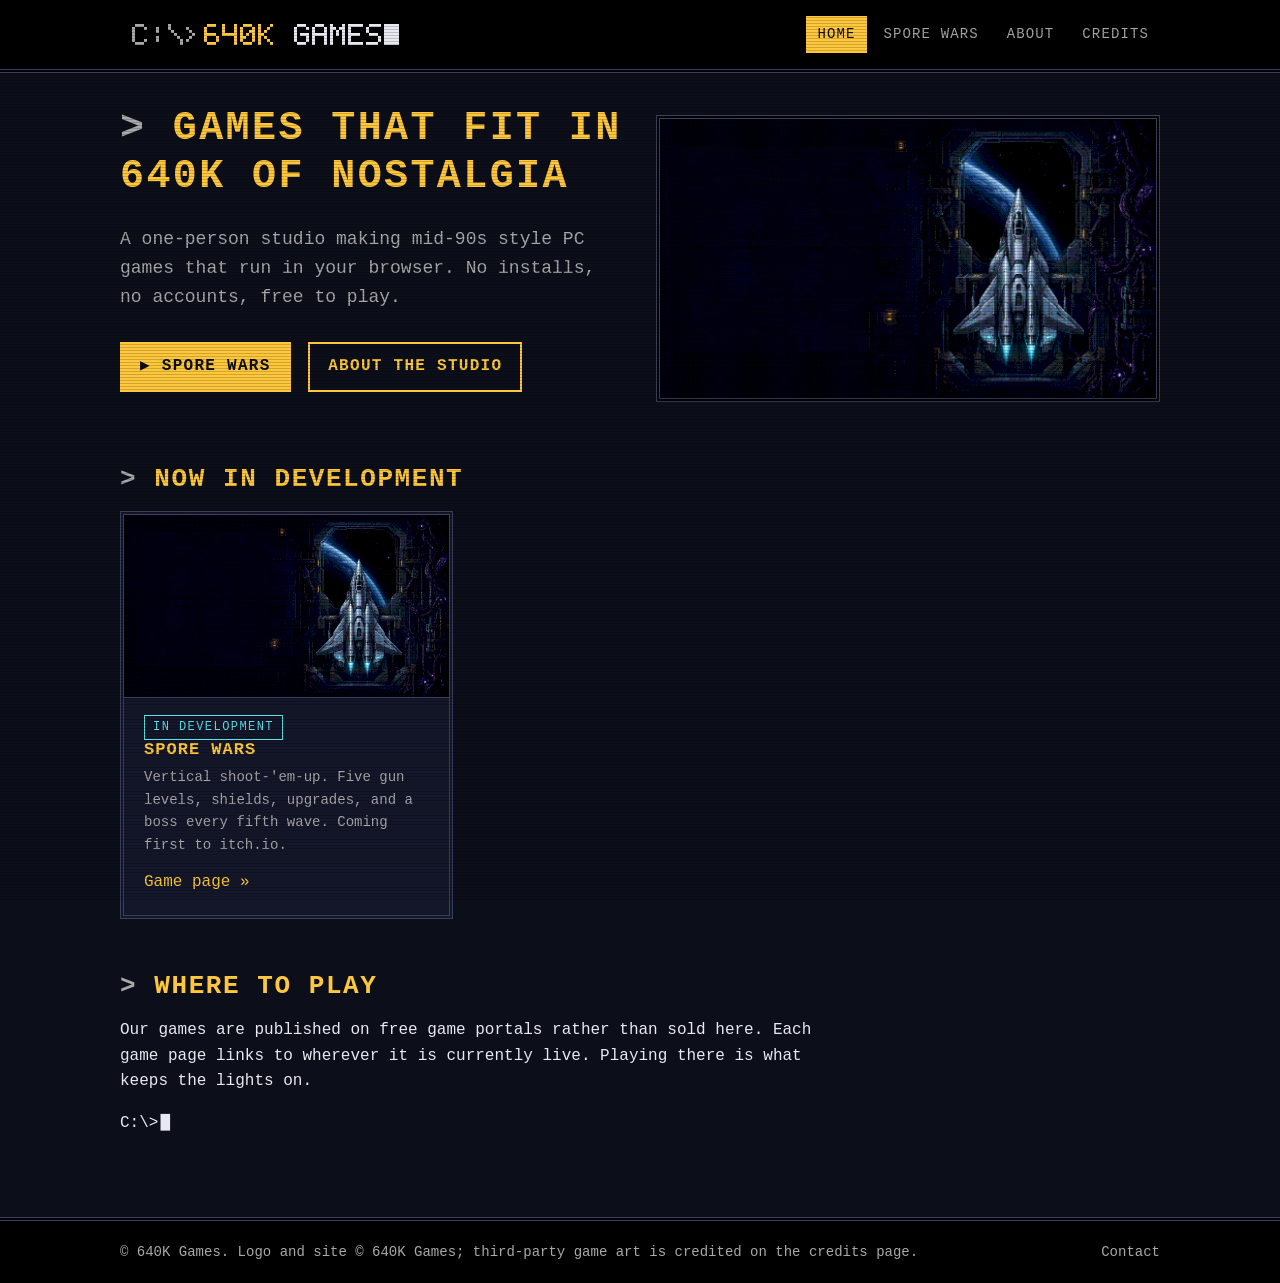
<file: index.html>
<!DOCTYPE html>
<html lang="en">
<head>
<meta charset="utf-8">
<meta name="viewport" content="width=device-width, initial-scale=1">
<title>640K Games — retro PC shoot-'em-ups, playable in your browser</title>
<meta name="description" content="640K Games is a one-person studio making mid-90s style PC games that run in the browser. First up: Spore Wars, a vertical shoot-'em-up.">
<meta name="theme-color" content="#0c0e1a">
<link rel="icon" href="assets/logo/640k-icon@2x.png" sizes="64x64" type="image/png">
<link rel="icon" href="assets/logo/640k-icon.svg" type="image/svg+xml">
<link rel="apple-touch-icon" href="assets/logo/640k-icon@8x.png">
<link rel="stylesheet" href="css/style.css">
</head>
<body>

<header class="site-header">
  <div class="inner">
    <a class="logo" href="./" aria-label="640K Games home">
      <img src="assets/logo/640k-prompt-animated.svg" width="291" height="45" alt="C:\&gt;640K GAMES_">
    </a>
    <nav class="site-nav" aria-label="Site">
      <a href="./" aria-current="page">Home</a>
      <a href="games/spore-wars.html">Spore Wars</a>
      <a href="about.html">About</a>
      <a href="credits.html">Credits</a>
    </nav>
  </div>
</header>

<main>
  <section class="hero">
    <div>
      <h1>Games that fit in 640K of nostalgia</h1>
      <p class="tagline">A one-person studio making mid-90s style PC games that run in your browser. No installs, no accounts, free to play.</p>
      <p>
        <a class="btn" href="games/spore-wars.html">&#9654; Spore Wars</a>
        <a class="btn ghost" href="about.html">About the studio</a>
      </p>
    </div>
    <figure>
      <img src="assets/spore-wars/hangar-half.png" width="480" height="270" alt="A silver starfighter parked in a hangar bay, a blue planet behind it" loading="eager">
    </figure>
  </section>

  <h2>Now in development</h2>
  <div class="games">
    <article class="card">
      <a href="games/spore-wars.html"><img src="assets/spore-wars/hangar-half.png" width="480" height="270" alt="" loading="lazy"></a>
      <div class="body">
        <span class="badge">In development</span>
        <h3><a href="games/spore-wars.html">Spore Wars</a></h3>
        <p class="small muted">Vertical shoot-'em-up. Five gun levels, shields, upgrades, and a boss every fifth wave. Coming first to itch.io.</p>
        <a href="games/spore-wars.html">Game page &raquo;</a>
      </div>
    </article>
  </div>

  <h2>Where to play</h2>
  <p class="prose">Our games are published on free game portals rather than sold here. Each game page links to wherever it is currently live. Playing there is what keeps the lights on.</p>

  <p class="prose cursor">C:\&gt;</p>
</main>

<footer class="site-footer">
  <div class="inner">
    <span>&copy; 640K Games. Logo and site &copy; 640K Games; third-party game art is credited on the <a href="credits.html">credits page</a>.</span>
    <a href="mailto:batwings1471@gmail.com">Contact</a>
  </div>
</footer>

</body>
</html>
</file>
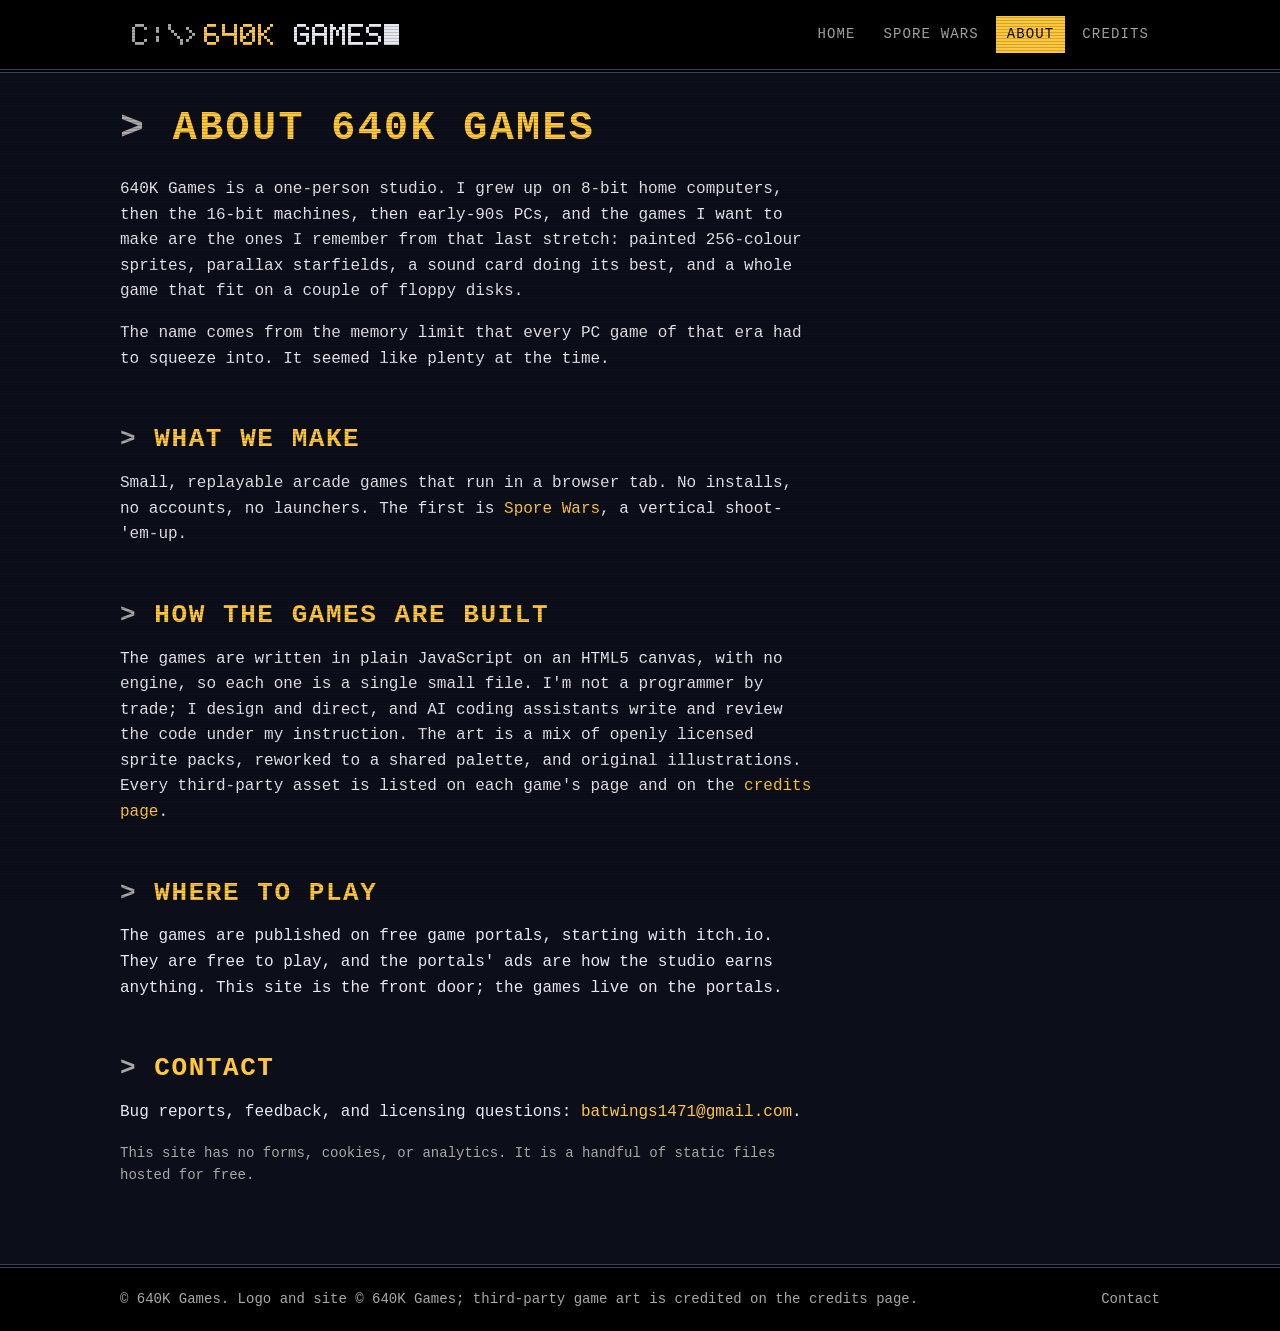
<file: about.html>
<!DOCTYPE html>
<html lang="en">
<head>
<meta charset="utf-8">
<meta name="viewport" content="width=device-width, initial-scale=1">
<title>About — 640K Games</title>
<meta name="description" content="640K Games is a one-person studio making mid-90s style PC games for the browser. Who we are, what we make, and how to get in touch.">
<meta name="theme-color" content="#0c0e1a">
<link rel="icon" href="assets/logo/640k-icon@2x.png" sizes="64x64" type="image/png">
<link rel="icon" href="assets/logo/640k-icon.svg" type="image/svg+xml">
<link rel="apple-touch-icon" href="assets/logo/640k-icon@8x.png">
<link rel="stylesheet" href="css/style.css">
</head>
<body>

<header class="site-header">
  <div class="inner">
    <a class="logo" href="./" aria-label="640K Games home">
      <img src="assets/logo/640k-prompt-animated.svg" width="291" height="45" alt="C:\&gt;640K GAMES_">
    </a>
    <nav class="site-nav" aria-label="Site">
      <a href="./">Home</a>
      <a href="games/spore-wars.html">Spore Wars</a>
      <a href="about.html" aria-current="page">About</a>
      <a href="credits.html">Credits</a>
    </nav>
  </div>
</header>

<main>
  <h1>About 640K Games</h1>

  <div class="prose">
    <p>640K Games is a one-person studio. I grew up on 8-bit home computers, then the 16-bit machines, then early-90s PCs, and the games I want to make are the ones I remember from that last stretch: painted 256-colour sprites, parallax starfields, a sound card doing its best, and a whole game that fit on a couple of floppy disks.</p>

    <p>The name comes from the memory limit that every PC game of that era had to squeeze into. It seemed like plenty at the time.</p>

    <h2>What we make</h2>
    <p>Small, replayable arcade games that run in a browser tab. No installs, no accounts, no launchers. The first is <a href="games/spore-wars.html">Spore Wars</a>, a vertical shoot-'em-up.</p>

    <h2>How the games are built</h2>
    <p>The games are written in plain JavaScript on an HTML5 canvas, with no engine, so each one is a single small file. I'm not a programmer by trade; I design and direct, and AI coding assistants write and review the code under my instruction. The art is a mix of openly licensed sprite packs, reworked to a shared palette, and original illustrations. Every third-party asset is listed on each game's page and on the <a href="credits.html">credits page</a>.</p>

    <h2>Where to play</h2>
    <p>The games are published on free game portals, starting with itch.io. They are free to play, and the portals' ads are how the studio earns anything. This site is the front door; the games live on the portals.</p>

    <h2>Contact</h2>
    <p>Bug reports, feedback, and licensing questions: <a href="mailto:batwings1471@gmail.com">batwings1471@gmail.com</a>.</p>
    <p class="small muted">This site has no forms, cookies, or analytics. It is a handful of static files hosted for free.</p>
  </div>
</main>

<footer class="site-footer">
  <div class="inner">
    <span>&copy; 640K Games. Logo and site &copy; 640K Games; third-party game art is credited on the <a href="credits.html">credits page</a>.</span>
    <a href="mailto:batwings1471@gmail.com">Contact</a>
  </div>
</footer>

</body>
</html>
</file>
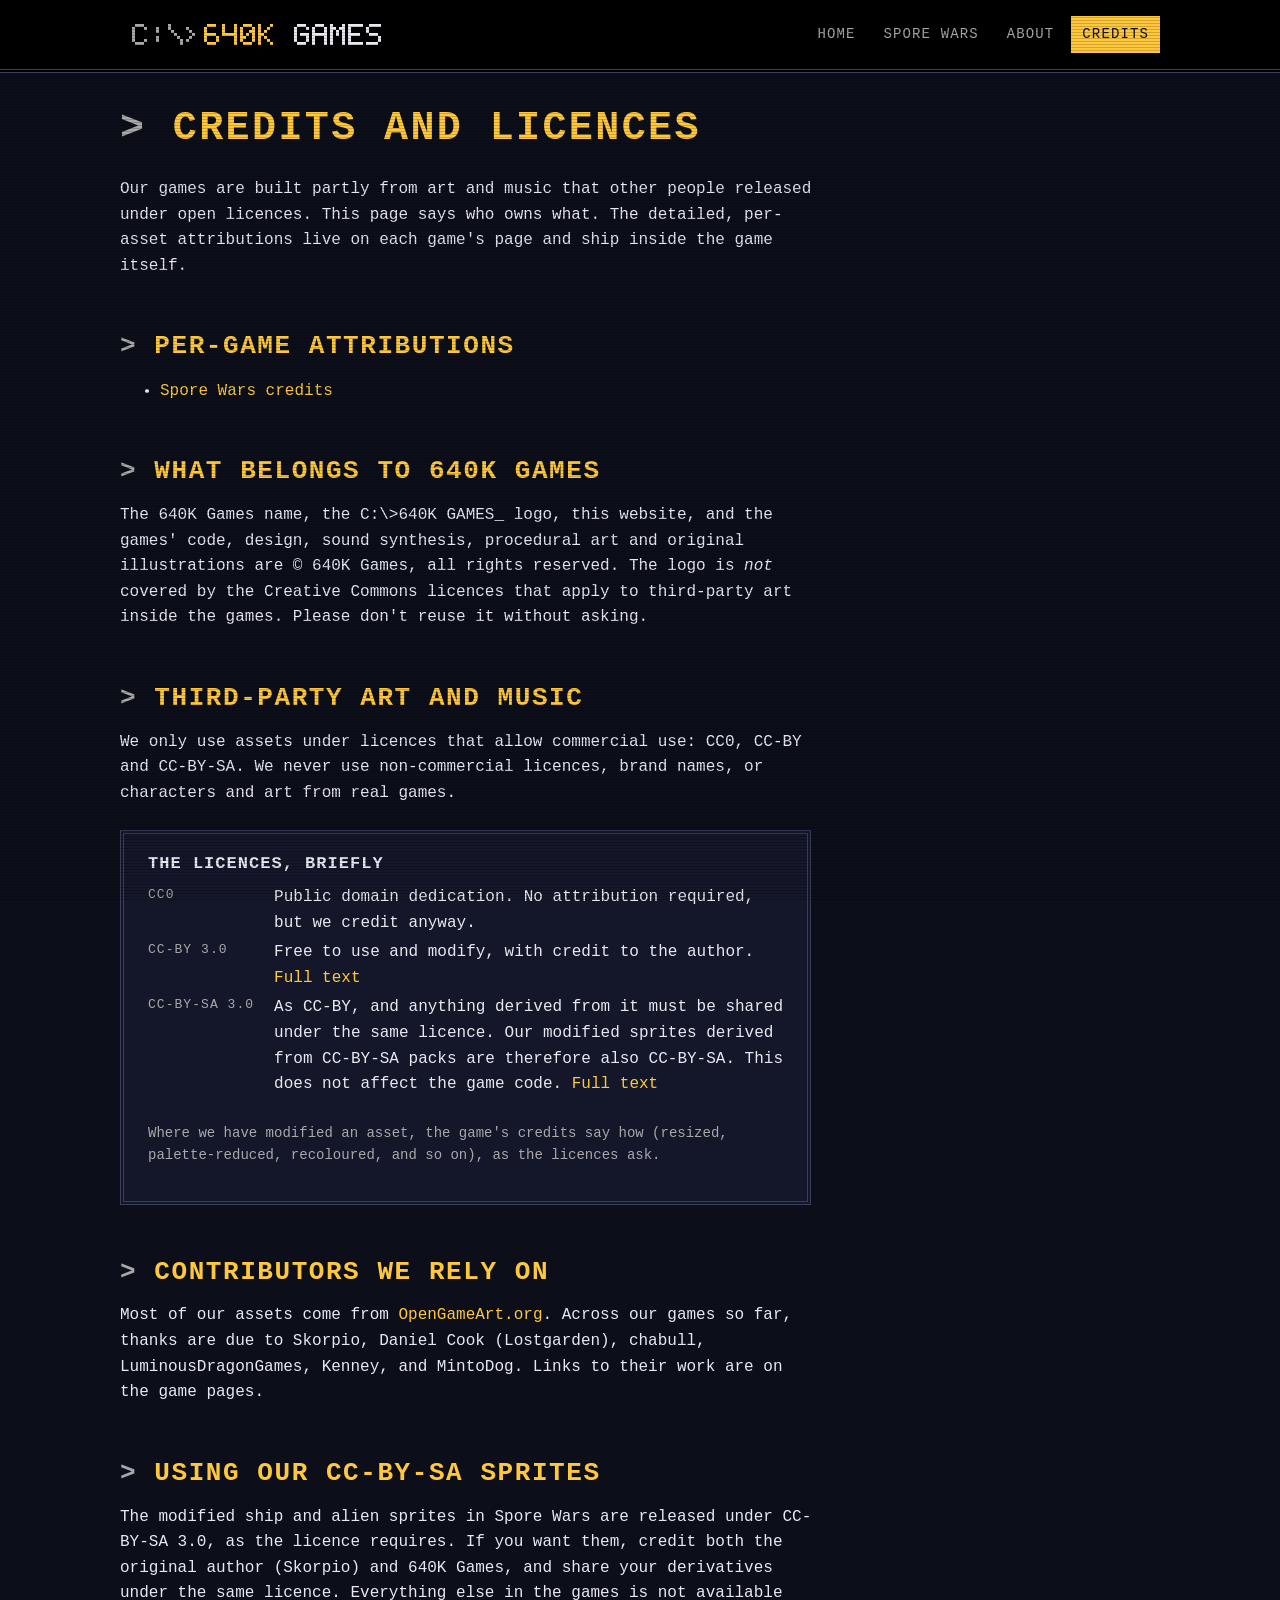
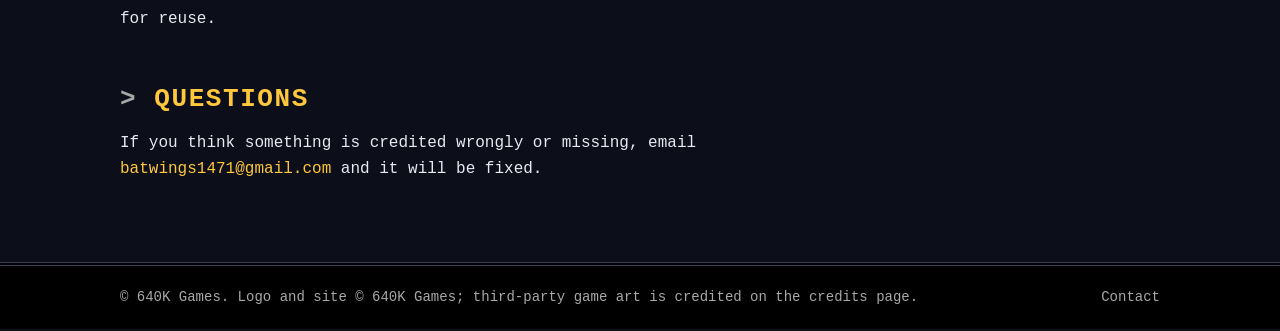
<file: credits.html>
<!DOCTYPE html>
<html lang="en">
<head>
<meta charset="utf-8">
<meta name="viewport" content="width=device-width, initial-scale=1">
<title>Credits and licences — 640K Games</title>
<meta name="description" content="Licence notes for 640K Games: who owns what, which Creative Commons licences our games use, and where each game's full attributions live.">
<meta name="theme-color" content="#0c0e1a">
<link rel="icon" href="assets/logo/640k-icon@2x.png" sizes="64x64" type="image/png">
<link rel="icon" href="assets/logo/640k-icon.svg" type="image/svg+xml">
<link rel="apple-touch-icon" href="assets/logo/640k-icon@8x.png">
<link rel="stylesheet" href="css/style.css">
</head>
<body>

<header class="site-header">
  <div class="inner">
    <a class="logo" href="./" aria-label="640K Games home">
      <img src="assets/logo/640k-prompt-animated.svg" width="291" height="45" alt="C:\&gt;640K GAMES_">
    </a>
    <nav class="site-nav" aria-label="Site">
      <a href="./">Home</a>
      <a href="games/spore-wars.html">Spore Wars</a>
      <a href="about.html">About</a>
      <a href="credits.html" aria-current="page">Credits</a>
    </nav>
  </div>
</header>

<main>
  <h1>Credits and licences</h1>

  <div class="prose">
    <p>Our games are built partly from art and music that other people released under open licences. This page says who owns what. The detailed, per-asset attributions live on each game's page and ship inside the game itself.</p>

    <h2>Per-game attributions</h2>
    <ul>
      <li><a href="games/spore-wars.html#credits">Spore Wars credits</a></li>
    </ul>

    <h2>What belongs to 640K Games</h2>
    <p>The 640K Games name, the <code>C:\&gt;640K GAMES_</code> logo, this website, and the games' code, design, sound synthesis, procedural art and original illustrations are &copy; 640K Games, all rights reserved. The logo is <em>not</em> covered by the Creative Commons licences that apply to third-party art inside the games. Please don't reuse it without asking.</p>

    <h2>Third-party art and music</h2>
    <p>We only use assets under licences that allow commercial use: CC0, CC-BY and CC-BY-SA. We never use non-commercial licences, brand names, or characters and art from real games.</p>

    <div class="box">
      <h3>The licences, briefly</h3>
      <dl class="spec">
        <dt>CC0</dt><dd>Public domain dedication. No attribution required, but we credit anyway.</dd>
        <dt>CC-BY 3.0</dt><dd>Free to use and modify, with credit to the author. <a href="https://creativecommons.org/licenses/by/3.0/">Full text</a></dd>
        <dt>CC-BY-SA 3.0</dt><dd>As CC-BY, and anything derived from it must be shared under the same licence. Our modified sprites derived from CC-BY-SA packs are therefore also CC-BY-SA. This does not affect the game code. <a href="https://creativecommons.org/licenses/by-sa/3.0/">Full text</a></dd>
      </dl>
      <p class="small muted">Where we have modified an asset, the game's credits say how (resized, palette-reduced, recoloured, and so on), as the licences ask.</p>
    </div>

    <h2>Contributors we rely on</h2>
    <p>Most of our assets come from <a href="https://opengameart.org">OpenGameArt.org</a>. Across our games so far, thanks are due to Skorpio, Daniel Cook (Lostgarden), chabull, LuminousDragonGames, Kenney, and MintoDog. Links to their work are on the game pages.</p>

    <h2>Using our CC-BY-SA sprites</h2>
    <p>The modified ship and alien sprites in Spore Wars are released under CC-BY-SA 3.0, as the licence requires. If you want them, credit both the original author (Skorpio) and 640K Games, and share your derivatives under the same licence. Everything else in the games is not available for reuse.</p>

    <h2>Questions</h2>
    <p>If you think something is credited wrongly or missing, email <a href="mailto:batwings1471@gmail.com">batwings1471@gmail.com</a> and it will be fixed.</p>
  </div>
</main>

<footer class="site-footer">
  <div class="inner">
    <span>&copy; 640K Games. Logo and site &copy; 640K Games; third-party game art is credited on the <a href="credits.html">credits page</a>.</span>
    <a href="mailto:batwings1471@gmail.com">Contact</a>
  </div>
</footer>

</body>
</html>
</file>
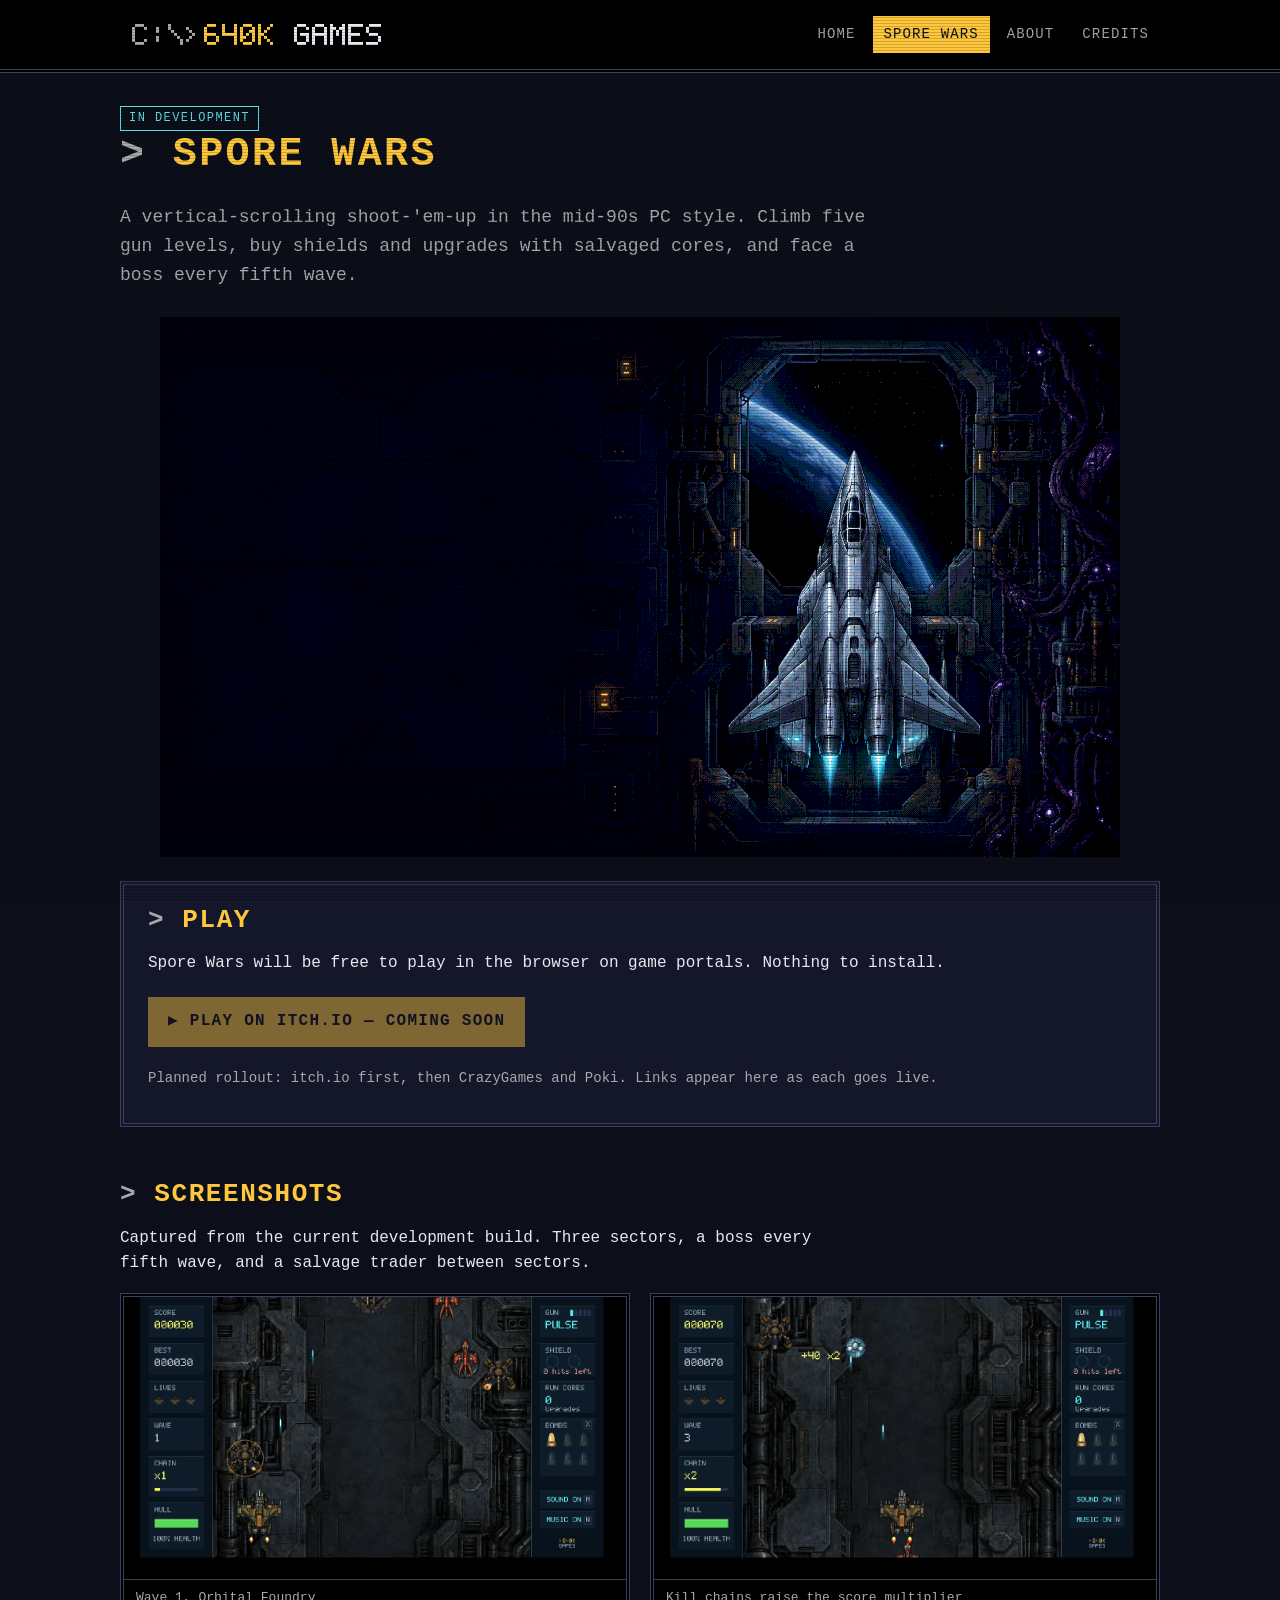
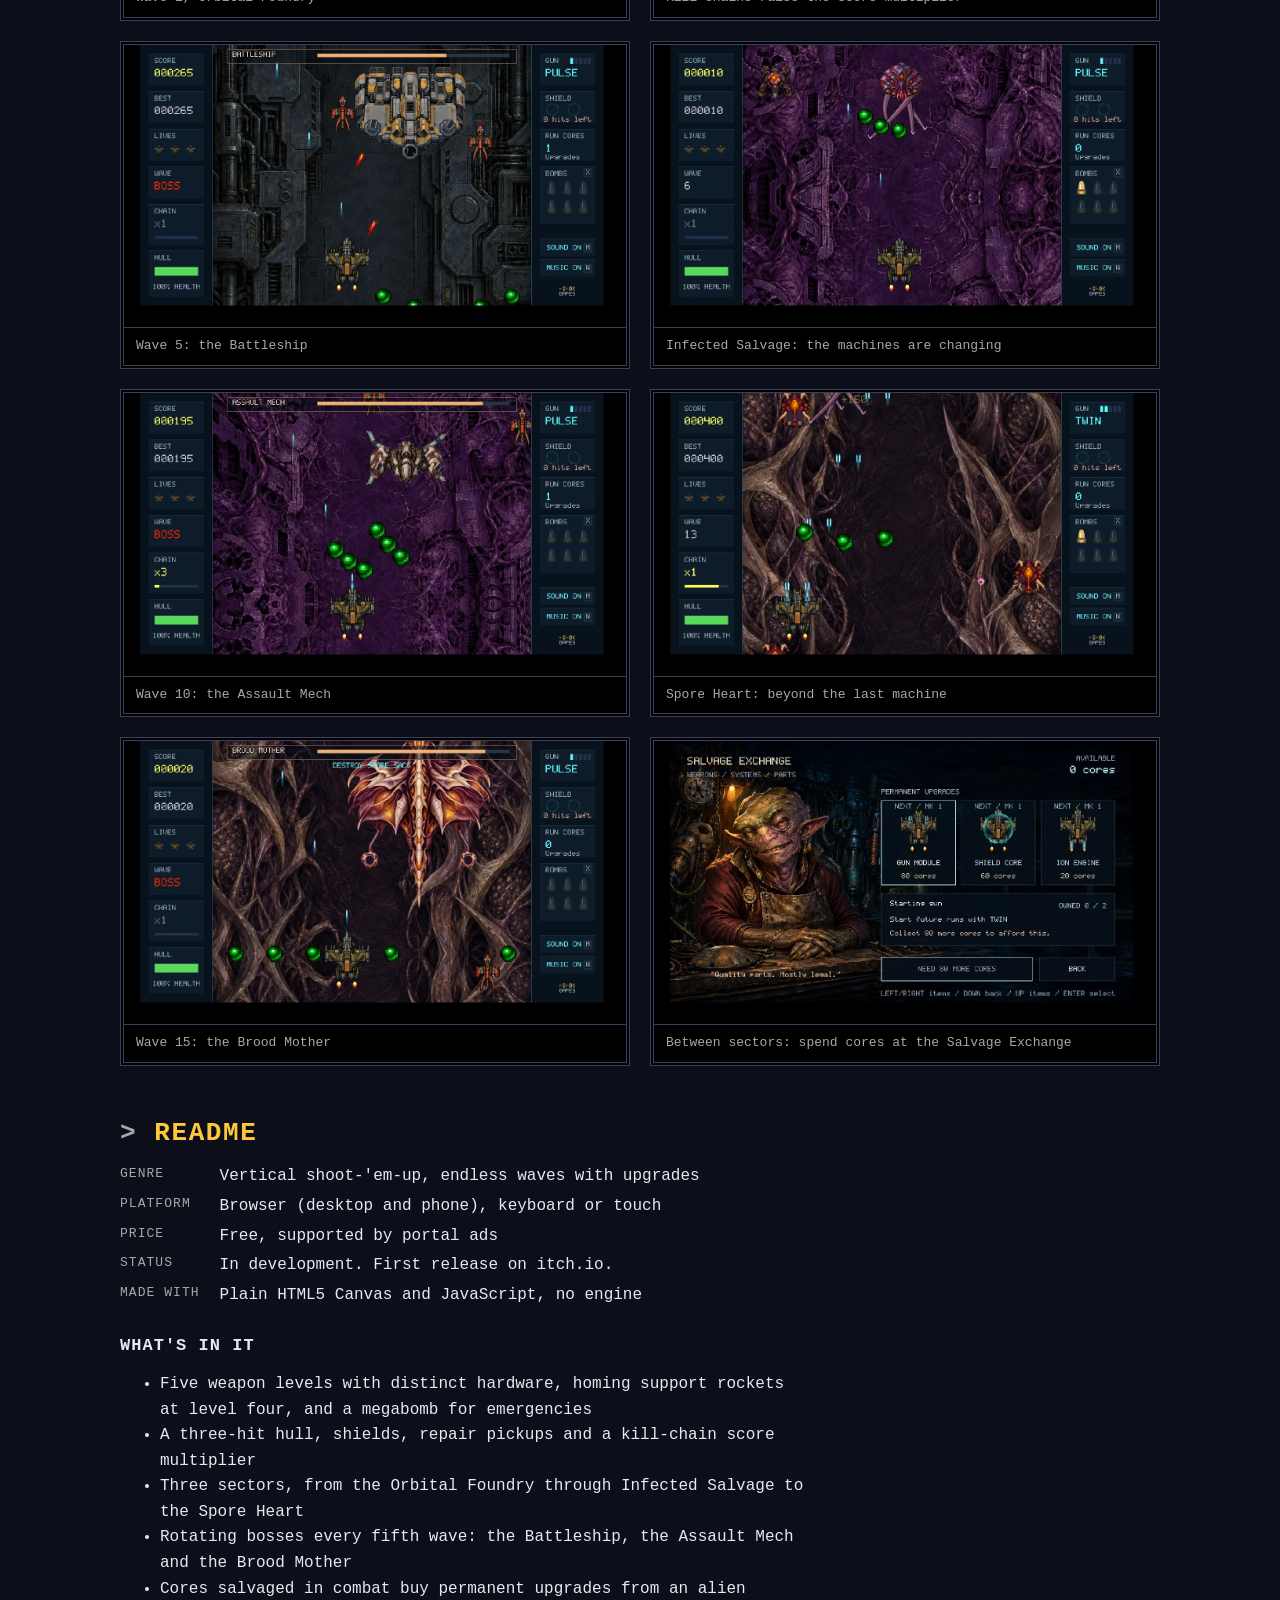
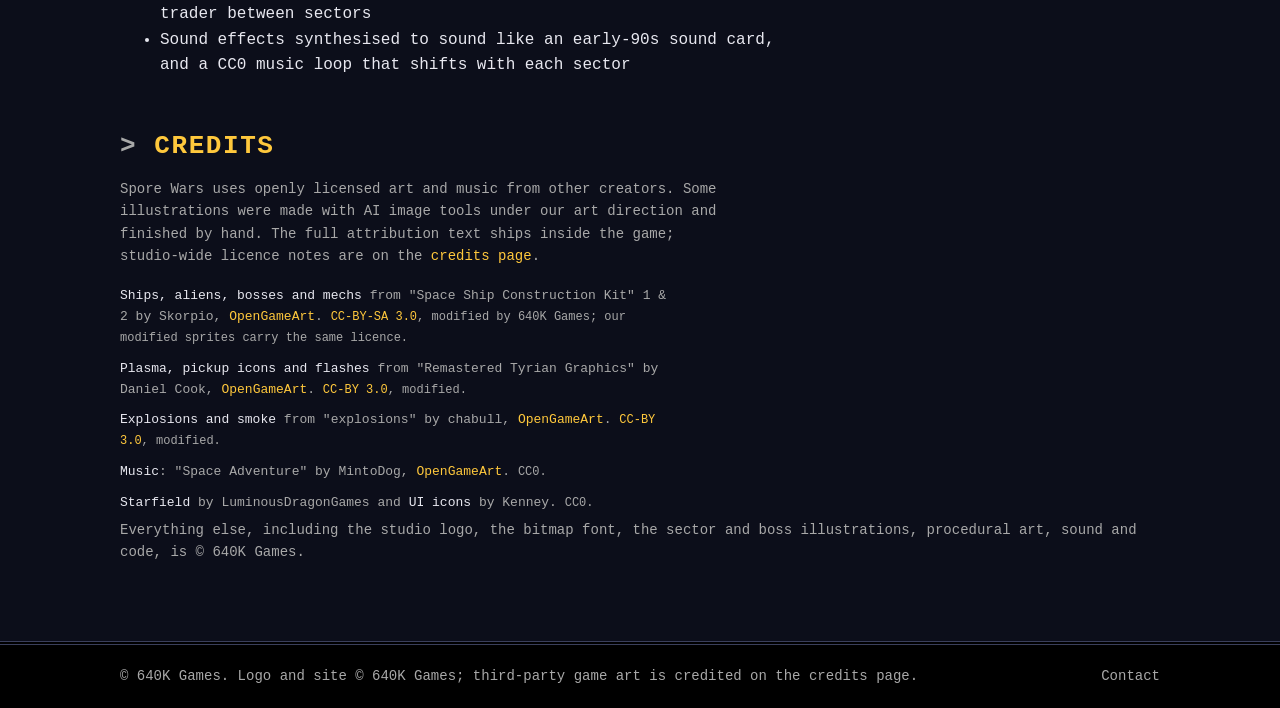
<file: games/spore-wars.html>
<!DOCTYPE html>
<html lang="en">
<head>
<meta charset="utf-8">
<meta name="viewport" content="width=device-width, initial-scale=1">
<title>Spore Wars — 640K Games</title>
<meta name="description" content="Spore Wars is a vertical-scrolling shoot-'em-up in the style of mid-90s PC games. Three sectors, five gun levels, upgrades from an alien trader, and a boss every fifth wave. In development at 640K Games.">
<meta name="theme-color" content="#0c0e1a">
<link rel="icon" href="../assets/logo/640k-icon@2x.png" sizes="64x64" type="image/png">
<link rel="icon" href="../assets/logo/640k-icon.svg" type="image/svg+xml">
<link rel="apple-touch-icon" href="../assets/logo/640k-icon@8x.png">
<link rel="stylesheet" href="../css/style.css">
</head>
<body>

<header class="site-header">
  <div class="inner">
    <a class="logo" href="../" aria-label="640K Games home">
      <img src="../assets/logo/640k-prompt-animated.svg" width="291" height="45" alt="C:\&gt;640K GAMES_">
    </a>
    <nav class="site-nav" aria-label="Site">
      <a href="../">Home</a>
      <a href="spore-wars.html" aria-current="page">Spore Wars</a>
      <a href="../about.html">About</a>
      <a href="../credits.html">Credits</a>
    </nav>
  </div>
</header>

<main>
  <span class="badge">In development</span>
  <h1>Spore Wars</h1>
  <p class="tagline prose">A vertical-scrolling shoot-'em-up in the mid-90s PC style. Climb five gun levels, buy shields and upgrades with salvaged cores, and face a boss every fifth wave.</p>

  <figure class="hero" style="display:block; max-width:960px">
    <img src="../assets/spore-wars/hangar.png" width="960" height="540" alt="The player's starfighter parked in a hangar bay, a blue planet seen through the doors">
  </figure>

  <!-- PLAY LINKS. When the game goes live on a portal, replace the href and
       remove aria-disabled. Keep every live portal listed; players may prefer one. -->
  <div class="box">
    <h2>Play</h2>
    <p>Spore Wars will be free to play in the browser on game portals. Nothing to install.</p>
    <p>
      <a class="btn" href="#" aria-disabled="true">&#9654; Play on itch.io &mdash; coming soon</a>
    </p>
    <p class="small muted">Planned rollout: itch.io first, then CrazyGames and Poki. Links appear here as each goes live.</p>
  </div>

  <h2>Screenshots</h2>
  <p class="prose">Captured from the current development build. Three sectors, a boss every fifth wave, and a salvage trader between sectors.</p>
  <div class="gallery">
    <figure><img src="../assets/spore-wars/shot-1-foundry.webp" width="1280" height="720" loading="lazy" alt="Fighting through the Orbital Foundry: the player ship fires blue pulse bolts up a steel canyon at a diving alien"><figcaption>Wave 1, Orbital Foundry</figcaption></figure>
    <figure><img src="../assets/spore-wars/shot-2-chain.webp" width="1280" height="720" loading="lazy" alt="A kill chain building to x2 as a wave of scouts breaks apart above the player ship"><figcaption>Kill chains raise the score multiplier</figcaption></figure>
    <figure><img src="../assets/spore-wars/shot-3-battleship.webp" width="1280" height="720" loading="lazy" alt="The Battleship boss fills the top of the screen, turrets raining red shots while its health bar drains"><figcaption>Wave 5: the Battleship</figcaption></figure>
    <figure><img src="../assets/spore-wars/shot-4-salvage.webp" width="1280" height="720" loading="lazy" alt="Infected Salvage sector: purple overgrown wreckage, a tentacled lurker spitting green spore shots"><figcaption>Infected Salvage: the machines are changing</figcaption></figure>
    <figure><img src="../assets/spore-wars/shot-5-mech.webp" width="1280" height="720" loading="lazy" alt="The Assault Mech boss locks its aim on the player while green spore rounds curve in"><figcaption>Wave 10: the Assault Mech</figcaption></figure>
    <figure><img src="../assets/spore-wars/shot-6-heart.webp" width="1280" height="720" loading="lazy" alt="Spore Heart sector: a biological cavern of ribbed tissue, the twin gun firing at spore skimmers"><figcaption>Spore Heart: beyond the last machine</figcaption></figure>
    <figure><img src="../assets/spore-wars/shot-7-broodmother.webp" width="1280" height="720" loading="lazy" alt="The Brood Mother spreads across the top of the screen; the game says to destroy her launch bays"><figcaption>Wave 15: the Brood Mother</figcaption></figure>
    <figure><img src="../assets/spore-wars/shot-8-trader.webp" width="1280" height="720" loading="lazy" alt="The Salvage Exchange: an alien trader behind a counter offering permanent upgrades for cores"><figcaption>Between sectors: spend cores at the Salvage Exchange</figcaption></figure>
  </div>

  <h2>Readme</h2>
  <dl class="spec">
    <dt>Genre</dt><dd>Vertical shoot-'em-up, endless waves with upgrades</dd>
    <dt>Platform</dt><dd>Browser (desktop and phone), keyboard or touch</dd>
    <dt>Price</dt><dd>Free, supported by portal ads</dd>
    <dt>Status</dt><dd>In development. First release on itch.io.</dd>
    <dt>Made with</dt><dd>Plain HTML5 Canvas and JavaScript, no engine</dd>
  </dl>

  <div class="prose">
    <h3>What's in it</h3>
    <ul>
      <li>Five weapon levels with distinct hardware, homing support rockets at level four, and a megabomb for emergencies</li>
      <li>A three-hit hull, shields, repair pickups and a kill-chain score multiplier</li>
      <li>Three sectors, from the Orbital Foundry through Infected Salvage to the Spore Heart</li>
      <li>Rotating bosses every fifth wave: the Battleship, the Assault Mech and the Brood Mother</li>
      <li>Cores salvaged in combat buy permanent upgrades from an alien trader between sectors</li>
      <li>Sound effects synthesised to sound like an early-90s sound card, and a CC0 music loop that shifts with each sector</li>
    </ul>
  </div>

  <h2 id="credits">Credits</h2>
  <p class="prose small muted">Spore Wars uses openly licensed art and music from other creators. Some illustrations were made with AI image tools under our art direction and finished by hand. The full attribution text ships inside the game; studio-wide licence notes are on the <a href="../credits.html">credits page</a>.</p>

  <!-- Condensed from CREDITS.txt in the spore-wars repo. Keep the two in step. -->
  <ul class="credits compact">
    <li><span class="what">Ships, aliens, bosses and mechs</span> from "Space Ship Construction Kit" 1 &amp; 2 by Skorpio, <a href="https://opengameart.org/content/space-ship-construction-kit">OpenGameArt</a>. <span class="lic"><a href="https://creativecommons.org/licenses/by-sa/3.0/">CC-BY-SA 3.0</a>, modified by 640K Games; our modified sprites carry the same licence.</span></li>
    <li><span class="what">Plasma, pickup icons and flashes</span> from "Remastered Tyrian Graphics" by Daniel Cook, <a href="https://opengameart.org/content/remastered-tyrian-graphics">OpenGameArt</a>. <span class="lic"><a href="https://creativecommons.org/licenses/by/3.0/">CC-BY 3.0</a>, modified.</span></li>
    <li><span class="what">Explosions and smoke</span> from "explosions" by chabull, <a href="https://opengameart.org/content/explosions-0">OpenGameArt</a>. <span class="lic"><a href="https://creativecommons.org/licenses/by/3.0/">CC-BY 3.0</a>, modified.</span></li>
    <li><span class="what">Music</span>: "Space Adventure" by MintoDog, <a href="https://opengameart.org/content/space-adventure">OpenGameArt</a>. <span class="lic">CC0.</span></li>
    <li><span class="what">Starfield</span> by LuminousDragonGames and <span class="what">UI icons</span> by Kenney. <span class="lic">CC0.</span></li>
  </ul>
  <p class="muted small">Everything else, including the studio logo, the bitmap font, the sector and boss illustrations, procedural art, sound and code, is &copy; 640K Games.</p>
</main>

<footer class="site-footer">
  <div class="inner">
    <span>&copy; 640K Games. Logo and site &copy; 640K Games; third-party game art is credited on the <a href="../credits.html">credits page</a>.</span>
    <a href="mailto:batwings1471@gmail.com">Contact</a>
  </div>
</footer>

</body>
</html>
</file>
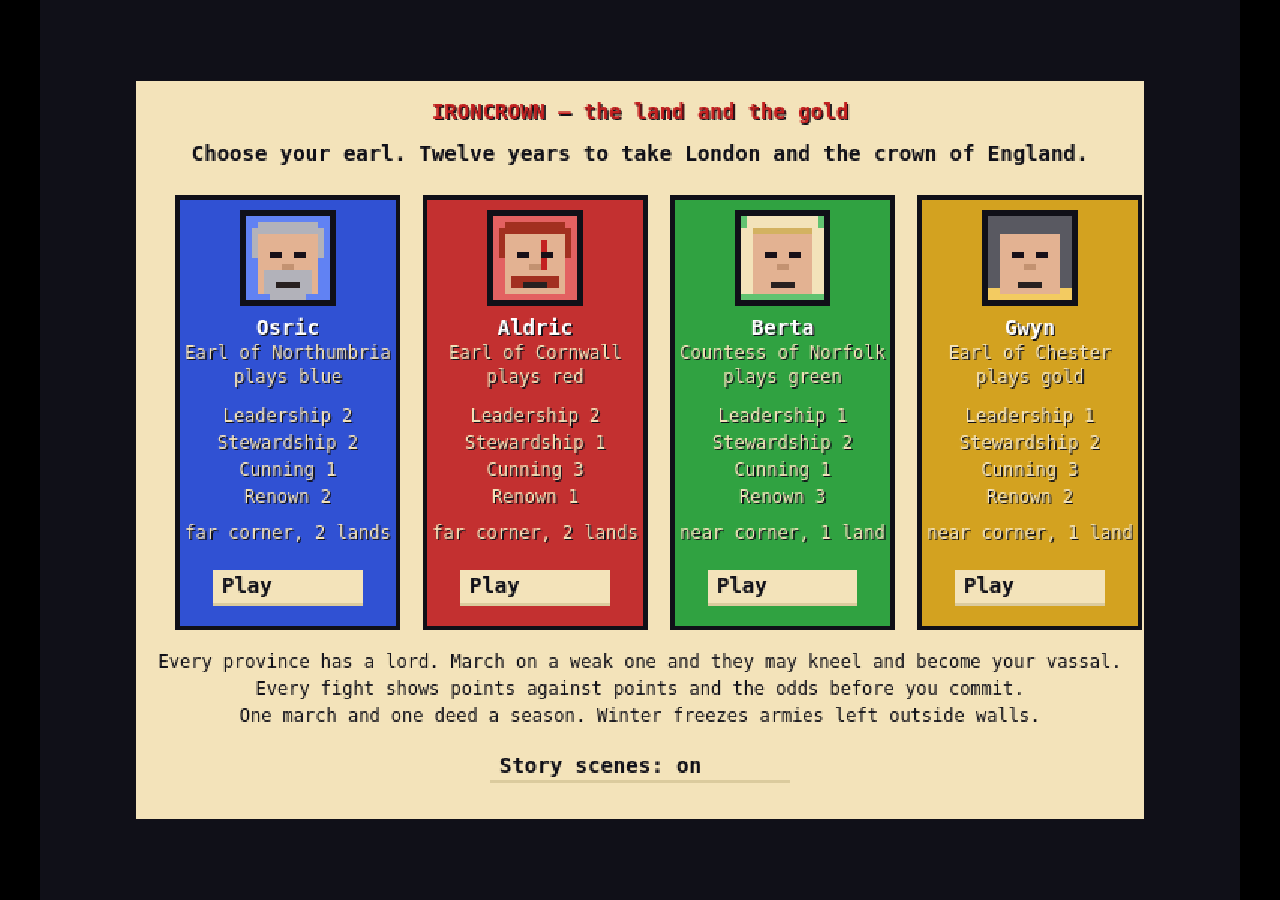
<file: design/ironcrown/prototype/campaign.html>
<!DOCTYPE html>
<html lang="en">
<head>
<meta charset="utf-8">
<meta name="viewport" content="width=device-width, initial-scale=1">
<title>Ironcrown — campaign prototype</title>
<style>
  html,body{margin:0;height:100%;background:#000;overflow:hidden}
  canvas{display:block;image-rendering:pixelated;image-rendering:crisp-edges;position:absolute;left:50%;top:50%;transform:translate(-50%,-50%);cursor:default}
</style>
</head>
<body>
<canvas id="c" width="800" height="600"></canvas>
<script src="sim.js"></script>
<script src="scenes.js"></script>
<script>
// Ironcrown campaign prototype, UI layer. All rules live in sim.js (shared with balance.js).
// 800x600, colours snapped to the VGA DAC. England and Wales, 18 provinces, 18 lords.
'use strict';
const W=800,H=600;
const cv=document.getElementById('c'),ctx=cv.getContext('2d');
const off=document.createElement('canvas');off.width=W;off.height=H;const g=off.getContext('2d');
function vga(hex){const n=parseInt(hex.slice(1),16);const q=v=>((v>>2)<<2)|((v>>2)>>4);return '#'+[16,8,0].map(s=>q((n>>s)&255).toString(16).padStart(2,'0')).join('');}
const P={};
Object.entries({ink:'#101018',paper:'#f0e0b8',parch:'#d8c89c',gold:'#f0c040',red:'#c02020',white:'#fcfcfc',grey:'#585860',lgrey:'#b0b0b8',
  sea1:'#183060',sea2:'#2c4c8c',sea3:'#4870b0',neutral:'#8c7c5c',neutral2:'#a89468',border:'#3c2c1c',road:'#e0d0a0',
  hill:'#6c5c3c',forest:'#2c5c2c',marsh:'#4c6c5c',skin:'#e0b090',skin2:'#c09070',hair1:'#503018',hair2:'#d0b060',hair3:'#a03020',hair4:'#282020',eye:'#181018'}).forEach(([k,v])=>P[k]=vga(v));
const EARLCOL=[[vga('#3050d0'),vga('#6080f0')],[vga('#c03030'),vga('#e06060')],[vga('#30a040'),vga('#60c070')],[vga('#d0a020'),vga('#f0c860')]];
const EARLNAMECOL=['blue','red','green','gold'];
const seed0=(+new URLSearchParams(location.search).get('seed'))||(Date.now()&0xffff);

// ---- UI state ----
let G=null,frameN=0;
const U={phase:'choose',sel:null,mode:null,stance:1,moveN:0,rival:1,stake:10,purse:5,offer:null,scenes:[],after:null,skipAll:false,
  flash:null,confirm:null,play:null,tutorial:0,help:false,guide:0};
// guide steps: 1 select home, 2 buy a soldier, 3 attack a neighbour, 4 end season, 0 done
try{if(localStorage.getItem('ironcrown.guided')==='1')U.guide=-1;}catch(e){}
// phase: choose | play | offer | confirm | scene | turnplay | over.   mode: null | march | raid | marry | turn | pardon
try{U.skipAll=localStorage.getItem('ironcrown.skipScenes')==='1';}catch(e){}
function setSkip(v){U.skipAll=v;try{localStorage.setItem('ironcrown.skipScenes',v?'1':'0');}catch(e){}}
function flash(s,c){U.flash={s,c:c||P.gold,t:frameN};}
function flushScenes(next){const sc=Scenes.fromEvents(G.events,G,me());G.events.length=0;if(!sc.length||U.skipAll){if(next)next();return;}U.scenes=sc;U.sceneTotal=sc.length;U.after=next||null;U.phase='scene';}
function nextScene(){U.scenes.shift();if(U.scenes.length)return;U.phase='play';const f=U.after;U.after=null;if(f)f();}
function start(earl){G=Sim.createGame(seed0,earl);U.phase='play';U.rival=[0,1,2,3].find(l=>l!==earl);U.sel=null;if(U.guide!==-1)U.guide=1;flushScenes();}
function me(){return G.player;}
function canAct(p){return p&&p.owner===me()&&U.phase==='play';}
function deedsLeft(){return Sim.maxDeeds(G,me())-G.deeds;}
function useDeed(ok){if(ok)G.deeds++;U.mode=null;flushScenes();}
function lastLog(){return G.log[G.log.length-1];}

// ---- marching: pick a count, pick a destination, confirm with the odds shown ----
function beginMarch(){const p=G.prov[U.sel];if(G.moved){flash('One army marches a season. Already marched.',P.red);return;}
  if(Sim.season(G)==='Winter'){flash('No marching in winter. End the season.',P.red);return;}
  if(p.soldiers+p.knights<=0){flash('No men here to march.',P.red);return;}
  U.mode='march';U.moveN=Math.max(0,p.soldiers-2);flash('Set how many march, then click a highlighted neighbour.');}
function pickDestination(to){
  const from=U.sel,A=G.prov[from];
  if(!Sim.adj(from,to)){flash('Not next door. Highlighted provinces only.',P.red);return;}
  const pv=Sim.preview(G,from,to,U.moveN,U.stance);
  if(U.moveN+A.knights<=0){flash('Nobody would march. Raise the count.',P.red);return;}
  if(pv.needEngine){flash('Walls there. You need a siege engine in this army.',P.red);return;}
  if(pv.ally){flash('You are sworn to peace with them.',P.red);return;}
  U.confirm={from,to,pv};U.phase='confirm';
}
function doConfirm(){
  const c=U.confirm;U.phase='play';U.confirm=null;U.mode=null;
  const A=G.prov[c.from],leave=A.soldiers-U.moveN;
  const r=Sim.march(G,c.from,c.to,leave,U.stance);
  if(r.offer){U.offer=r.offer;flushScenes(()=>{U.phase='offer';});if(U.phase!=='scene')U.phase='offer';return;}
  if(r.ok){G.moved=true;U.sel=c.to;flash(lastLog());if(U.guide===3)U.guide=4;}else flash(lastLog(),P.red);
  flushScenes();
}
function answerOffer(accept){const o=U.offer;U.phase='play';U.offer=null;const r=Sim.march(G,o.from,o.to,o.leave,o.stance,accept);if(r.ok){G.moved=true;U.sel=o.to;flash(lastLog());if(U.guide===3)U.guide=4;}flushScenes();}

// ---- end of season: play the events back with flashing provinces, then the player's scenes ----
function endSeason(){
  if(U.phase!=='play')return;
  if(U.guide>0){U.guide=0;try{localStorage.setItem('ironcrown.guided','1');}catch(e){}}
  const goldBefore=G.gold[me()],landBefore=Sim.count(G,me());
  const before=G.events.length;const seasonName=Sim.season(G)+', year '+Sim.year(G);
  Sim.endSeason(G);
  const evs=G.events.slice(before);
  const steps=[{prov:null,text:'The season of '+seasonName+' ends.',c:P.paper}];
  evs.forEach(e=>{const p=e.prov!=null?G.prov[e.prov]:null;const who=e.actor>=0&&e.actor!=null?G.lords[e.actor].name:'';const lord=p&&p.lord?p.lord.name:'';
    const T={battle:e.won?who+' takes '+(p?p.name:'')+' ('+e.as+' v '+e.ds+').':who+' is thrown back at '+(p?p.name:'')+' ('+e.as+' v '+e.ds+').',
      homage:lord+' of '+(p?p.name:'')+' kneels to '+who+'.',conquest:lord+' is driven out of '+(p?p.name:'')+'.',defection:lord+' of '+(p?p.name:'')+' renounces '+who+'.',
      returned:lord+' returns and '+(p?p.name:'')+' rises.',revolt:(p?p.name:'')+' revolts against '+who+'.',marriage:who+' marries into '+(p?p.name:'')+'.',pardon:who+' pardons '+lord+'.',
      frozen:'Men freeze at '+(p?p.name:'')+'.',move:who+' marches to '+(p?p.name:'')+'.'}[e.type];
    if(T)steps.push({prov:e.prov,text:T,c:e.actor===me()||e.target===me()?P.gold:P.lgrey,mine:e.actor===me()||e.target===me()});});
  const dg=G.gold[me()]-goldBefore;
  steps.push({prov:null,text:Sim.season(G)+', year '+Sim.year(G)+'. Treasury '+(dg>=0?'+':'')+dg+' gold, land '+Sim.count(G,me())+(Sim.count(G,me())!==landBefore?' (was '+landBefore+')':'')+'.',c:P.gold,big:true});
  U.play={steps,i:0,t:frameN};U.phase='turnplay';
}
function advancePlay(){const pl=U.play;pl.i++;pl.t=frameN;if(pl.i>=pl.steps.length){U.phase='play';U.play=null;flushScenes(()=>{if(G.over)U.phase='over';});if(U.phase==='play'&&G.over)U.phase='over';}}

// ---- input ----
let buttons=[];
function inPoly(x,y,poly){let c=false;for(let i=0,j=poly.length-1;i<poly.length;j=i++){const a=poly[i],b=poly[j];if((a.y>y)!==(b.y>y)&&x<(b.x-a.x)*(y-a.y)/(b.y-a.y)+a.x)c=!c;}return c;}
function hit(x,y){
  for(const b of buttons)if(x>=b.x&&x<b.x+b.w&&y>=b.y&&y<b.y+b.h){if(b.on)b.f();else flash(b.why||'Not available now.',P.red);return;}
  if(U.phase==='scene'){nextScene();return;}
  if(U.phase==='turnplay'){advancePlay();return;}
  if(U.help){U.help=false;return;}
  if(U.phase==='confirm'){U.phase='play';U.confirm=null;return;}
  if(U.phase!=='play')return;
  for(const p of G.prov)if(inPoly(x,y,Sim.MAP.cells[p.id].poly)){
    if(!U.mode&&U.sel!==null&&p.id!==U.sel&&G.prov[U.sel].owner===me()&&Sim.adj(U.sel,p.id)&&U.phase==='play'){
      const A=G.prov[U.sel];
      if(G.moved){flash('You have marched this season. One army marches a season: END SEASON, then march again.',P.red);U.sel=p.id;return;}
      if(Sim.season(G)==='Winter'){flash('No marching in winter.',P.red);U.sel=p.id;return;}
      if(A.soldiers+A.knights<=0){flash('No men in '+A.name+' to march.',P.red);U.sel=p.id;return;}
      U.moveN=Math.max(0,A.soldiers-2);pickDestination(p.id);return;
    }
    if(U.mode&&U.sel!==null&&p.id!==U.sel){
      if(U.mode==='march'){pickDestination(p.id);return;}
      if(deedsLeft()<=0)flash('No deeds left this season.',P.red);
      else if(U.mode==='raid'){if(!Sim.adj(U.sel,p.id))flash('Raid a neighbour only.',P.red);else{useDeed(Sim.raid(G,U.sel,p.id));flash(lastLog());}}
      else if(U.mode==='marry'){useDeed(Sim.marry(G,me(),p.id));flash(lastLog());}
      else if(U.mode==='turn'){useDeed(Sim.turnVassal(G,me(),p.id));flash(lastLog());}
      else if(U.mode==='pardon'){useDeed(Sim.pardon(G,me(),p.id));flash(lastLog());}
      U.mode=null;return;
    }
    U.sel=p.id;U.mode=null;if(U.guide===1&&p.owner===me()&&p.home)U.guide=2;return;
  }
}
cv.addEventListener('pointerdown',e=>{const r=cv.getBoundingClientRect();hit((e.clientX-r.left)/r.width*W,(e.clientY-r.top)/r.height*H);});
addEventListener('keydown',e=>{
  if(U.phase==='scene'){if(e.key==='Escape'){setSkip(true);U.scenes=[];nextScene();}else nextScene();return;}
  if(U.phase==='turnplay'){if(e.key==='Escape'){U.play.i=U.play.steps.length-1;}advancePlay();return;}
  if(U.phase==='confirm'){if(e.key==='Enter')doConfirm();if(e.key==='Escape'){U.phase='play';U.confirm=null;}return;}
  if(U.help){U.help=false;return;}
  if(e.key==='?'||e.key==='h'){U.help=true;return;}
  if(U.phase!=='play')return;
  if(e.key==='Enter')endSeason();
  const p=U.sel!==null?G.prov[U.sel]:null;
  if(e.key==='s'&&canAct(p))tryBuy(p,'soldier');if(e.key==='k'&&canAct(p))tryBuy(p,'knight');if(e.key==='c'&&canAct(p))tryBuy(p,'castle');
  if(e.key==='m'&&canAct(p))beginMarch();
  if(U.mode==='march'){if(e.key==='['||e.key==='ArrowLeft')U.moveN=Math.max(0,U.moveN-1);if(e.key===']'||e.key==='ArrowRight')U.moveN=Math.min(p.soldiers,U.moveN+1);}
});
function tryBuy(p,kind){const before=G.gold[me()];const ok=Sim.buy(G,me(),p.id,kind);if(ok)flash('Bought: '+kind+' for '+(before-G.gold[me()])+' gold.');else flash(lastLog(),P.red);if(ok&&U.guide===2)U.guide=3;}

// ---- drawing ----
const FONT='bold 14px monospace',SMALL='12px monospace';
function rect(x,y,w,h,c){g.fillStyle=c;g.fillRect(x|0,y|0,w|0,h|0);}
function text(s,x,y,c,align,font){g.font=font||FONT;g.textBaseline='top';g.textAlign=align||'left';if(c!==P.ink){g.fillStyle=P.ink;g.fillText(s,x+1,y+1);}g.fillStyle=c||P.paper;g.fillText(s,x,y);}
function wrap2(s,x,y,w,c,maxLines){g.font=SMALL;const words=s.split(' ');let line='',n=0;for(const wd of words){const t=line?line+' '+wd:wd;if(g.measureText(t).width>w){text(line,x,y+n*15,c,'left',SMALL);n++;line=wd;if(n>=maxLines-1){}}else line=t;if(n>=maxLines)break;}if(line&&n<maxLines)text(line,x,y+n*15,c,'left',SMALL);}
function wrap(s,x,y,w,c,font){g.font=font||SMALL;const words=s.split(' ');let line='',yy=y;words.forEach(wd=>{const t=line?line+' '+wd:wd;if(g.measureText(t).width>w){text(line,x,yy,c,'left',font||SMALL);line=wd;yy+=15;}else line=t;});if(line)text(line,x,yy,c,'left',font||SMALL);return yy+15;}
function path(pts){g.beginPath();pts.forEach((p,i)=>i?g.lineTo(p.x,p.y):g.moveTo(p.x,p.y));g.closePath();}
function poly(pts,c){g.fillStyle=c;path(pts);g.fill();}
function outline(pts,c,w){g.strokeStyle=c;g.lineWidth=w;path(pts);g.stroke();}
function button(x,y,w,h,label,f,on,why){buttons.push({x,y,w,h,f,on:on!==false,why});rect(x,y,w,h,on!==false?P.paper:P.grey);rect(x,y+h-2,w,2,on!==false?P.parch:P.ink);text(label,x+6,y+4,on!==false?P.ink:P.lgrey,'left',h<20?SMALL:FONT);}
function ownerCol(p,alt){return p.owner<0?(alt?P.neutral2:P.neutral):EARLCOL[p.owner][alt?1:0];}
function castleIcon(x,y,c){rect(x,y+4,16,10,c);rect(x,y,3,4,c);rect(x+6,y,4,4,c);rect(x+13,y,3,4,c);rect(x+6,y+9,4,5,P.ink);}
function box(x,y,w,h){rect(x,y,w,h,P.ink);rect(x+4,y+4,w-8,h-8,P.paper);}
// a crude pixel portrait per earl: 0 Osric (grey-bearded, blue), 1 Aldric (red-haired, scarred), 2 Berta (fair, veil), 3 Gwyn (dark, hooded)
function face(x,y,s,i){const u=s/16;const R=(px,py,w,h,c)=>rect(x+px*u,y+py*u,w*u,h*u,c);
  R(0,0,16,16,EARLCOL[i][1]);R(3,3,10,11,P.skin);R(3,3,10,1,P.skin2);
  const hair=[P.lgrey,P.hair3,P.hair2,P.hair4][i];
  R(3,2,10,2,hair);R(2,3,1,5,hair);R(13,3,1,5,hair);
  if(i===0){R(4,10,8,4,P.lgrey);R(5,14,6,1,P.lgrey);}          // beard
  if(i===1){R(9,5,1,5,P.red);R(4,11,8,2,P.hair3);}             // scar, short beard
  if(i===2){R(2,1,12,2,P.paper);R(1,3,2,11,P.paper);R(13,3,2,11,P.paper);} // veil
  if(i===3){R(1,1,14,3,P.grey);R(1,4,2,9,P.grey);R(13,4,2,9,P.grey);}   // hood
  R(5,7,2,1,P.eye);R(9,7,2,1,P.eye);R(7,9,2,1,P.skin2);R(6,12,4,1,P.hair4);
  R(0,15,16,1,P.ink);R(0,0,16,1,P.ink);R(0,0,1,16,P.ink);R(15,0,1,16,P.ink);}

function homeId(){return G.prov.findIndex(p=>p.owner===me()&&p.home);}
function guideText(){
  const h=G.prov[homeId()];
  if(U.guide===1)return 'FIRST: click '+h.name+', your home. It is '+EARLNAMECOL[me()]+' and marked YOU, and it is blinking.';
  if(U.guide===2)return 'NOW: buy soldiers. Press the blinking Soldier button below; each costs 1 gold. Buy four or five.';
  if(U.guide===3)return U.sel===homeId()?'NOW: attack. Click one of the blinking neighbours of '+h.name+' on the map. You will see the odds first.':'Click '+h.name+' again (your army is there), then click a neighbour to attack.';
  if(U.guide===4)return 'LAST: press the blinking END SEASON button. Then it all begins again next season.';
  return null;
}
function hintText(){
  const p=U.sel!==null?G.prov[U.sel]:null,mine=G.lords[me()];
  if(U.mode==='march')return 'Click a blinking neighbour to march there.';
  if(U.mode)return 'Click a gold-outlined province to '+U.mode+'.';
  if(!p||p.owner!==me())return 'You are '+mine.name+' ('+EARLNAMECOL[me()]+'). Click one of your '+EARLNAMECOL[me()]+' provinces, then click a neighbour to attack it.';
  if(Sim.season(G)==='Winter')return 'Winter: nobody marches. Buy and build, then END SEASON.';
  if(G.moved)return 'Your army has marched this season. Buy, build, use a deed, then END SEASON. Next season you can march again.';
  if(p.soldiers+p.knights>0)return 'Click a neighbour of '+p.name+' to march on it. You will see the odds before deciding.';
  return 'No men here. Recruit at a castle, or select the province where your army is.';
}

function drawMap(){
  rect(0,24,520,576,P.sea1);
  for(let y=24;y<600;y+=3)for(let x=((y/3)&1)*2;x<520;x+=4)rect(x,y,1,1,P.sea2);
  const blinkOn=(frameN>>3)&1;
  const playing=U.phase==='turnplay'&&U.play.steps[U.play.i]&&U.play.steps[U.play.i].prov!=null?U.play.steps[U.play.i].prov:null;
  G.prov.forEach(p=>{
    const cell=Sim.MAP.cells[p.id];
    let col=ownerCol(p);if(playing===p.id&&blinkOn)col=P.white;
    poly(cell.poly,col);
    g.save();path(cell.poly);g.clip();
    const tc=p.terrain==='hills'?P.hill:p.terrain==='forest'?P.forest:p.terrain==='marsh'?P.marsh:null;
    const xs=cell.poly.map(q=>q.x),ys=cell.poly.map(q=>q.y),x0=Math.min(...xs),x1=Math.max(...xs),y0=Math.min(...ys),y1=Math.max(...ys);
    if(tc&&playing!==p.id){for(let yy=y0;yy<y1;yy+=5)for(let xx=x0+(((yy/5)|0)&1)*2;xx<x1;xx+=5){if(p.terrain==='hills'){rect(xx,yy,1,1,tc);rect(xx+1,yy-1,1,1,tc);rect(xx+2,yy,1,1,tc);}else if(p.terrain==='forest'){rect(xx,yy,2,2,tc);rect(xx+1,yy-1,1,1,tc);}else rect(xx,yy,3,1,tc);}}
    if(p.vassal){for(let yy=y0;yy<y1;yy+=8)for(let xx=x0;xx<x1;xx+=8)rect(xx,yy,3,1,ownerCol(p,true));}
    g.restore();
    outline(cell.poly,P.border,1.5);
  });
  outline(Sim.MAP.coastPoly,P.sea3,1);
  g.strokeStyle=P.road;g.lineWidth=1;g.setLineDash([3,3]);
  G.prov.forEach(p=>[...Sim.MAP.adj[p.id]].forEach(j=>{if(j>p.id){const a=Sim.MAP.cells[p.id],b=Sim.MAP.cells[j];g.beginPath();g.moveTo(a.cx,a.cy+8);g.lineTo(b.cx,b.cy+8);g.stroke();}}));
  g.setLineDash([]);
  G.prov.forEach(p=>{
    const cell=Sim.MAP.cells[p.id],cx=cell.cx,cy=cell.cy;
    if(U.sel===p.id&&U.phase!=='turnplay')outline(cell.poly,P.white,3);
    if(U.guide===1&&p.id===homeId()&&blinkOn)outline(cell.poly,P.gold,4);
    if(U.guide===3&&U.sel===homeId()&&Sim.adj(homeId(),p.id)&&p.owner!==me()&&blinkOn)outline(cell.poly,P.gold,3);
    if(U.mode&&U.sel!==null&&targetable(p)&&(blinkOn||U.mode!=='march'))outline(cell.poly,P.gold,2);
    text(p.name,cx,cy-22,P.paper,'center');
    const inc=p.owner>=0?Sim.provIncome(G,p):p.base;
    text(inc+' gold'+(p.owner>=0&&!p.vassal&&p.tax!==1?(p.tax>1?' !':' -'):''),cx,cy-6,P.gold,'center',SMALL);
    let ix=cx-((p.castle?18:0)+(p.feature==='crown'?18:0)+(p.market?12:0)+(p.mill?8:0))/2;
    if(p.castle){castleIcon(ix,cy+8,P.lgrey);ix+=18;}
    if(p.feature==='crown'){rect(ix,cy+13,16,7,P.gold);rect(ix,cy+9,2,4,P.gold);rect(ix+7,cy+8,2,5,P.gold);rect(ix+14,cy+9,2,4,P.gold);ix+=18;}
    if(p.market){rect(ix,cy+10,9,9,P.paper);rect(ix+2,cy+12,5,5,P.red);ix+=12;}
    if(p.mill){rect(ix+2,cy+8,3,12,P.road);rect(ix,cy+8,7,2,P.road);}
    const army=(p.soldiers+p.knights?p.soldiers+(p.knights?'+'+p.knights+'k':'')+(p.engines?'+'+p.engines+'e':''):'')+(p.levy?(p.soldiers+p.knights?' ':'')+'('+p.levy+')':'');
    text(army,cx,cy+24,p.owner===me()?P.white:P.paper,'center',SMALL);
    if(p.vassal)text('loyal '+p.lord.loyalty,cx,cy+38,p.lord.loyalty<=3?P.red:P.lgrey,'center',SMALL);
    else if(p.unrest>=3)text('unrest '+p.unrest,cx,cy+38,P.red,'center',SMALL);
    if(p.home&&p.owner===me())text('YOU',cx,cy-36,P.white,'center',SMALL);
  });
  // legend
  // who is who: a small box in the Irish Sea, clear of every home corner
  rect(6,176,124,80,P.ink);rect(8,178,120,76,P.grey);
  rect(12,182,9,9,EARLCOL[me()][0]);text('YOU ('+EARLNAMECOL[me()]+')',26,180,EARLCOL[me()][1],'left','11px monospace');
  for(let l=0,k=0;l<4;l++){if(l===me())continue;const L=G.lords[l];rect(12,199+k*15,9,9,EARLCOL[l][0]);text(L.name+' '+(G.alive[l]?Sim.count(G,l)+' land, '+Sim.income(G,l)+'g':'gone'),26,197+k*15,P.paper,'left','11px monospace');k++;}
  text('(n) = local levy',12,242,P.lgrey,'left','11px monospace');
}
function targetable(p){
  if(U.mode==='march')return Sim.adj(U.sel,p.id);
  if(U.mode==='raid')return Sim.adj(U.sel,p.id)&&p.owner!==me();
  if(U.mode==='marry')return p.owner<0&&p.lord&&!p.lord.dispossessed&&p.lord.temper!=='city'&&Sim.neighbours(G,p.id).some(q=>q.owner===me());
  if(U.mode==='turn')return p.vassal&&p.owner>=0&&p.owner!==me();
  if(U.mode==='pardon')return p.owner===me()&&p.lord&&p.lord.dispossessed;
  return false;
}

function drawPanel(){
  const px=534;rect(520,24,280,576,P.grey);rect(524,28,272,568,P.ink);
  // who you are + hint
  face(px,34,32,me());text(G.lords[me()].name+', '+G.lords[me()].title,px+40,34,EARLCOL[me()][1],'left',SMALL);
  text('Renown '+G.lords[me()].renown,px+40,49,P.lgrey,'left',SMALL);button(px+206,34,44,20,'Help',()=>{U.help=true;},true);
  rect(px,72,250,1,P.grey);
  wrap2(guideText()||hintText(),px,77,250,P.gold,2);
  if(U.flash&&frameN-U.flash.t<300)wrap2(U.flash.s,px,110,250,U.flash.c,2);
  let y=144;rect(px,y,250,1,P.grey);y+=6;
  const p=U.sel!==null?G.prov[U.sel]:null;
  if(!p){text('Click a province.',px,y,P.paper);return;}
  text(p.name,px,y,P.gold);y+=18;
  text(p.terrain+(p.feature?', '+p.feature:''),px,y,P.lgrey,'left',SMALL);y+=14;
  const who=p.owner<0?(p.lord?p.lord.name+' ('+p.lord.temper+')':'no lord'):G.lords[p.owner].name+(p.home?' (home)':p.vassal?', vassal':'');
  text(who,px,y,ownerCol(p,true),'left',SMALL);y+=14;
  if(p.vassal){text(p.lord.name+' ('+p.lord.temper+'), loyalty '+p.lord.loyalty,px,y,P.lgrey,'left',SMALL);y+=14;}
  else if(p.lord&&p.lord.dispossessed){text(p.lord.name+', dispossessed'+(p.lord.host>=0?', at '+G.lords[p.lord.host].name+'\'s court':''),px,y,P.red,'left',SMALL);y+=14;}
  text('Pays '+(p.owner>=0?Sim.provIncome(G,p):p.base)+' gold a season ('+(p.vassal?'vassal dues':p.tax===1?'fair tax':p.tax>1?'harsh tax':'low tax')+')',px,y,P.paper,'left',SMALL);y+=14;
  text('Men '+p.soldiers+'  Knights '+p.knights+'  Engines '+p.engines+'  Levy '+p.levy,px,y,P.paper,'left',SMALL);y+=14;
  text('Defends at '+Sim.strength(G,p,false)+(p.owner>=0&&!p.vassal?'  unrest '+p.unrest:''),px,y,P.lgrey,'left',SMALL);y+=18;
  if(!canAct(p)){
    if(p.owner!==me()){const b=Sim.neighbours(G,p.id).some(q=>q.owner===me());text(b?'On your border.':'Not on your border.',px,y,P.lgrey);y+=18;
      wrap(b?'To attack: click your province next to it, then click here.':'You can only march one province at a time. Take the land between first.',px,y,250,P.grey);}
    return;
  }
  const bw=250,bh=18,gold=G.gold[me()];
  if(U.mode==='march'){
    text('MARCH',px,y,P.gold);y+=18;
    y=wrap('Click a blinking neighbour. The next box lets you set how many go and shows the odds.',px,y,250,P.lgrey)+4;
    button(px,y,bw,bh,'Cancel',()=>{U.mode=null;});
    return;
  }
  // STEP 1: recruit and build
  text('1. RECRUIT AND BUILD',px,y,P.gold);text(gold+' gold',px+250,y,P.gold,'right');y+=18;
  if(p.vassal){y=wrap('A vassal lord rules here. You may station troops but not tax, recruit or build.',px,y,250,P.lgrey)+6;}
  else{
    if(!p.castle)y=wrap('No castle here, so no recruiting. Build one, or recruit where you have a castle.',px,y,250,P.lgrey)+2;
    const kc=Sim.season(G)==='Spring'?6:8,cc=p.feature==='quarry'?12:20;
    const needC='No castle here. Recruit where you have one.';
    button(px,y,122,bh,'Soldier 1 gold',()=>tryBuy(p,'soldier'),gold>=1&&p.castle,!p.castle?needC:'Not enough gold.');if(U.guide===2&&((frameN>>3)&1)){g.strokeStyle=P.gold;g.lineWidth=2;g.strokeRect(px-1,y-1,124,bh+2);}
    button(px+128,y,122,bh,'Knight '+kc+' gold',()=>tryBuy(p,'knight'),gold>=kc&&p.castle&&!G.knightBought,!p.castle?needC:G.knightBought?'One knight a season, already bought.':'Needs '+kc+' gold.');y+=22;
    button(px,y,122,bh,'Engine 15 gold',()=>tryBuy(p,'engine'),gold>=15&&p.castle,!p.castle?needC:'Needs 15 gold. Engines let you assault walls.');
    button(px+128,y,122,bh,p.castle?'Castle: built':'Castle '+cc+' gold',()=>tryBuy(p,'castle'),!p.castle&&gold>=cc,p.castle?'Already a castle here.':'Needs '+cc+' gold. A castle recruits and doubles defence.');y+=22;
    button(px,y,122,bh,p.mill?'Mill: built':'Mill 5 gold',()=>tryBuy(p,'mill'),!p.mill&&gold>=5,p.mill?'Already a mill: +1 gold a season, +2 in autumn.':'Needs 5 gold. +1 gold a season, +2 in autumn.');
    button(px+128,y,122,bh,p.market?'Market: held':'Market 12 gold',()=>tryBuy(p,'market'),!p.market&&gold>=12,p.market?'Already a market: +2 gold a season.':'Needs 12 gold. +2 gold a season, one per three provinces.');y+=20;
    button(px,y,bw,bh,'Tax here: '+(p.tax===1?'fair':p.tax>1?'harsh (more gold, unrest rises)':'low (less gold, unrest falls)'),()=>{p.tax=p.tax===0.5?1:p.tax===1?1.5:0.5;flash('Tax at '+p.name+' is now '+(p.tax===1?'fair':p.tax>1?'harsh':'low')+'.');});y+=24;
  }
  // STEP 2: march
  text('2. MARCH  (one a season)',px,y,P.gold);text(G.moved?'done':Sim.season(G)==='Winter'?'winter':'ready',px+250,y,G.moved?P.lgrey:P.white,'right');y+=18;
  if(G.moved)y=wrap('Marched this season. Next march: '+Sim.SEASONS[(G.turn+1)%4]+'.',px,y,250,P.lgrey)+2;
  else if(Sim.season(G)==='Winter')y=wrap('No marching in winter.',px,y,250,P.lgrey)+2;
  else y=wrap('Click a neighbour of '+p.name+' on the map, or:',px,y,250,P.lgrey)+2;
  button(px,y,130,bh,'Where can I march?',beginMarch,!G.moved&&Sim.season(G)!=='Winter'&&p.soldiers+p.knights>0,G.moved?'Already marched this season.':Sim.season(G)==='Winter'?'No marching in winter.':'No men here.');
  button(px+136,y,114,bh,'stance: '+Sim.STANCE[U.stance],()=>{U.stance=(U.stance+1)%3;flash(['Cautious: odds -10, losses halved, a loss is a retreat.','Steady: odds as shown.','Bold: odds +10, losses doubled on defeat.'][U.stance]);});y+=26;
  // STEP 3: deeds
  const dl=deedsLeft();text('3. DEEDS',px,y,P.gold);text(dl+' left',px+250,y,dl?P.white:P.lgrey,'right');y+=18;
  const bw3=80,gap=85;
  const md=(x,m,label,ok,why)=>button(px+x,y,bw3,bh,U.mode===m?'Target?':label,()=>{U.mode=U.mode===m?null:m;flash('Click a gold-outlined province.');},ok&&dl>0,dl<=0?'No deeds left this season.':why);
  md(0,'raid','Raid',p.knights>0,'A raid needs a knight in this province.');
  button(px+gap,y,bw3,bh,'Tourney',()=>{useDeed(Sim.tournament(G,me(),U.rival,U.stake,U.purse));flash(lastLog());},dl>0&&gold>=U.stake+U.purse,dl<=0?'No deeds left.':'Needs stake + purse in gold.');
  md(gap*2,'marry','Marry 15g',G.lords[me()].renown>=5&&gold>=15,'Needs renown 5 and 15 gold.');y+=20;
  button(px,y,bw3,bh,'v '+G.lords[U.rival].name.slice(0,6),()=>{do{U.rival=(U.rival+1)%4;}while(U.rival===me()||!G.alive[U.rival]);},true);
  button(px+gap,y,bw3,bh,'stake '+U.stake,()=>{U.stake=U.stake>=20?5:U.stake+5;},true);button(px+gap*2,y,bw3,bh,'purse '+U.purse,()=>{U.purse=U.purse>=15?0:U.purse+5;},true);y+=20;
  md(0,'turn','Turn',true,'');
  md(gap,'pardon','Pardon',G.prov.some(q=>q.owner===me()&&q.lord&&q.lord.dispossessed),'No dispossessed lord in your land.');
  button(px+gap*2,y,bw3,bh,'Ally',()=>{useDeed(Sim.ally(G,me(),U.rival));flash(lastLog());},dl>0,'No deeds left.');y+=20;
  button(px,y,bw,bh,'Draw a court card',()=>{useDeed(Sim.drawCard(G,me()));flash(lastLog());},dl>0,'No deeds left.');
}

function draw(){
  buttons=[];frameN++;rect(0,0,W,H,P.ink);
  if(U.phase==='choose'){
    box(60,50,680,500);
    text('IRONCROWN — the land and the gold',W/2,68,P.red,'center');
    text('Choose your earl. Twelve years to take London and the crown of England.',W/2,96,P.ink,'center');
    Sim.EARLS.forEach((e,i)=>{const x=90+i*165,y=130;rect(x,y,150,290,P.ink);rect(x+3,y+3,144,284,EARLCOL[i][0]);
      face(x+43,y+10,64,i);
      text(e.name,x+75,y+82,P.white,'center');text(e.title,x+75,y+100,P.paper,'center',SMALL);
      text('plays '+EARLNAMECOL[i],x+75,y+116,P.paper,'center',SMALL);
      ['Leadership '+e.lead,'Stewardship '+e.stew,'Cunning '+e.cun,'Renown '+e.renown].forEach((s,k)=>text(s,x+75,y+142+k*18,P.paper,'center',SMALL));
      text(i===0||i===1?'far corner, 2 lands':'near corner, 1 land',x+75,y+220,P.paper,'center',SMALL);
      button(x+25,y+250,100,24,'Play',()=>start(i),true);});
    ['Every province has a lord. March on a weak one and they may kneel and become your vassal.','Every fight shows points against points and the odds before you commit.',
     'One march and one deed a season. Winter freezes armies left outside walls.'].forEach((s,i)=>text(s,W/2,436+i*18,P.ink,'center',SMALL));
    button(300,500,200,22,U.skipAll?'Story scenes: off':'Story scenes: on',()=>setSkip(!U.skipAll),true);
    finish();return;
  }
  drawMap();
  rect(0,0,W,24,P.ink);
  rect(4,5,14,14,EARLCOL[me()][0]);text(G.lords[me()].name+' ('+EARLNAMECOL[me()]+')',24,5,EARLCOL[me()][1]);
  text(Sim.season(G)+', year '+Sim.year(G),170,5,P.paper);
  text('Treasury '+G.gold[me()]+' gold   Income '+Sim.income(G,me())+'/season   Land '+Sim.count(G,me())+'/18',330,5,P.gold);
  drawPanel();
  const px=534;
  rect(px,520,250,1,P.grey);
  const lines=G.log.slice(-3);lines.forEach((s,i)=>text(s.length>36?s.slice(0,35)+'…':s,px,524+i*15,i===lines.length-1?P.paper:P.grey,'left',SMALL));
  const endOn=U.phase==='play';
  button(px,570,250,24,(G.moved||Sim.season(G)==='Winter'?'END SEASON  (Enter)':'END SEASON (Enter), no march yet'),endSeason,endOn,'Finish what is open first.');
  if(endOn&&(G.moved||U.guide===4)&&((frameN>>3)&1)){g.strokeStyle=P.gold;g.lineWidth=3;g.strokeRect(px-1,569,252,26);}

  if(U.phase==='confirm'){
    const c=U.confirm,A=G.prov[c.from],D=G.prov[c.to],pv=Sim.preview(G,c.from,c.to,U.moveN,U.stance);box(120,150,560,270);
    text(pv.own?'March to '+D.name:'Attack '+D.name,W/2,160,P.red,'center');
    button(150,192,30,22,'-',()=>{U.moveN=Math.max(0,U.moveN-1);},U.moveN>0);button(186,192,30,22,'+',()=>{U.moveN=Math.min(A.soldiers,U.moveN+1);},U.moveN<A.soldiers);
    text(U.moveN+' of '+A.soldiers+' men march'+(A.knights?', with '+A.knights+' knight'+(A.knights>1?'s':''):'')+(A.engines?' and an engine':'')+'. '+(A.soldiers-U.moveN)+' stay to hold '+A.name+'.',230,196,P.ink,'left',SMALL);
    button(150,220,100,18,'All but 2',()=>{U.moveN=Math.max(0,A.soldiers-2);},true);button(256,220,100,18,'Everyone',()=>{U.moveN=A.soldiers;},true);button(362,220,100,18,'Half',()=>{U.moveN=Math.floor(A.soldiers/2);},true);
    if(pv.own){text('Your own land. No battle, just a move.',W/2,250,P.ink,'center');}
    else{
      text('Your attack '+pv.as+'  v  their defence '+pv.ds,W/2,246,P.ink,'center');
      text((D.owner<0?(D.lord?D.lord.name+' ('+D.lord.temper+')':'levies'):G.lords[D.owner].name)+(D.castle?', behind walls':'')+(D.terrain==='hills'?', in the hills':D.terrain==='forest'?', in the forest':''),W/2,264,P.ink,'center',SMALL);
      const pct=Math.round(pv.odds*100);rect(200,282,400,18,P.grey);rect(200,282,400*pv.odds,18,pct>=60?P.gold:pct>=45?P.parch:P.red);text('Odds of victory '+pct+'%  ('+Sim.STANCE[U.stance]+')',W/2,284,P.ink,'center',SMALL);
      if(pv.mayKneel)text(D.lord.name+' will likely kneel rather than fight.',W/2,306,P.ink,'center',SMALL);
      else text('Lose, and you lose '+(U.stance===0?'a quarter':U.stance===2?'most':'half')+' of the men who marched.',W/2,306,P.ink,'center',SMALL);
    }
    button(160,336,140,26,'stance: '+Sim.STANCE[U.stance],()=>{U.stance=(U.stance+1)%3;},!pv.own);
    button(330,336,140,26,pv.own?'March':'Attack',doConfirm,true);
    button(500,336,140,26,'Cancel',()=>{U.phase='play';U.confirm=null;},true);
    text('Nothing has moved yet. One army marches each season.',W/2,380,P.grey,'center',SMALL);
  }
  if(U.phase==='offer'){
    const o=U.offer,D=G.prov[o.to];box(150,180,500,200);
    text(D.lord.name+' of '+D.name+' offers to kneel.',W/2,200,P.red,'center');
    text('Your '+o.as+' points against their '+o.ds+'.',W/2,232,P.ink,'center');
    text('Accept: they keep their seat as your vassal at loyalty 5.',W/2,254,P.ink,'center',SMALL);
    text('Their land pays you and their levy defends it.',W/2,270,P.ink,'center',SMALL);
    text('Refuse: battle, and conquest if you win.',W/2,286,P.ink,'center',SMALL);
    button(220,320,150,28,'Accept homage',()=>answerOffer(true),true);button(430,320,150,28,'Refuse, attack',()=>answerOffer(false),true);
  }
  if(U.phase==='scene'&&U.scenes.length){
    const sc=U.scenes[0];box(80,120,640,300);
    rect(100,140,120,150,P.ink);
    const ei=Sim.EARLS.findIndex(e=>e.name===sc.lord);if(ei>=0)face(104,144,112,ei);else{rect(104,144,112,142,P.parch);text(sc.initials||'?',160,196,P.ink,'center','bold 28px monospace');}
    text(sc.title,240,146,P.red);
    let yy=176;sc.lines.forEach(l=>{yy=wrap(l,240,yy,460,P.ink)+12;});
    text('Scene '+(U.sceneTotal-U.scenes.length+1)+' of '+U.sceneTotal+'. Click anywhere or press a key to continue.',W/2,346,P.grey,'center',SMALL);
    button(420,370,200,24,'Skip all scenes  (Esc)',()=>{setSkip(true);U.scenes=[];nextScene();},true);
  }
  if(U.phase==='turnplay'){
    const pl=U.play,st=pl.steps[pl.i];
    if(frameN-pl.t>(st.big?150:st.mine?70:40))advancePlay();
    if(U.phase==='turnplay'){
      const w=st.big?520:460;rect(W/2-w/2-4-140,470,w+8,58,P.ink);rect(W/2-w/2-140,474,w,50,st.big?P.gold:P.paper);
      wrap(st.text,W/2-w/2-134,480,w-12,P.ink,st.big?FONT:SMALL);
      text('click to hurry, Esc to skip',W/2-140,510,P.grey,'center',SMALL);
    }
  }
  if(U.phase==='over'){
    box(150,200,500,180);const o=G.over;
    const how={crown:'holds London and the crown',treasury:'commands the wealth of England',last:'is the last lord standing',time:'has the greatest income after twelve years'}[o.how]||'';
    text(o.l===me()?'YOU WEAR THE CROWN':o.l<0?'YOUR LINE IS ENDED':G.lords[o.l].name.toUpperCase()+' TAKES THE CROWN',W/2,220,P.red,'center');
    text(o.l>=0?G.lords[o.l].name+' '+how+'.':'You hold no land.',W/2,256,P.ink,'center');
    text('Year '+Sim.year(G)+'. Your income '+Sim.income(G,me())+' gold, land '+Sim.count(G,me())+'.',W/2,290,P.ink,'center');
    text('Seed #'+G.seed0.toString(16)+'. Reload to play again.',W/2,330,P.ink,'center');
  }
  if(U.help){
    box(60,40,680,520);text('HOW A SEASON WORKS',W/2,56,P.red,'center');
    ['Each season you may do three things, in any order, then END SEASON.','',
     '1. RECRUIT AND BUILD at any province of yours with a castle. Soldiers cost 1 gold,','   knights 8 (one a season), siege engines 15. A castle costs 20 and recruits.','   Tax harsh for more gold now; unrest rises and the province may revolt.','',
     '2. MARCH. One army marches once a season. Click your province, then a neighbour.','   You choose how many men go and see the odds before you attack. Knights and engines','   always go with the army. Whoever stays behind holds the province. A weak lord may','   kneel instead of fighting and become your vassal. Walls need a siege engine.','',
     '3. DEEDS. One a season (two from six provinces): raid a neighbour for gold, wager on','   a tournament, marry into a house, turn a rival\'s vassal, pardon a lord, draw a card.','',
     'Every province pays gold each season; autumn doubles it, winter halves it, no marching.','Win: hold London with a castle for a year with the highest income, or take 60% of all','income for a year, or be the last earl standing. Twelve years.','',
     'Keys: S soldier, K knight, C castle, M march, Enter end season, H help. Click to close.'].forEach((l,i)=>text(l,80,84+i*19,P.ink,'left',SMALL));
  }
  finish();
}
function finish(){let k=Math.min(innerWidth/W,innerHeight/H);if(k>=2)k=Math.floor(k);const cw=Math.round(W*k),ch=Math.round(H*k);if(cv.width!==cw){cv.width=cw;cv.height=ch;}ctx.imageSmoothingEnabled=false;ctx.drawImage(off,0,0,cw,ch);}
function frame(){draw();requestAnimationFrame(frame);}requestAnimationFrame(frame);
</script>
</body>
</html>
</file>
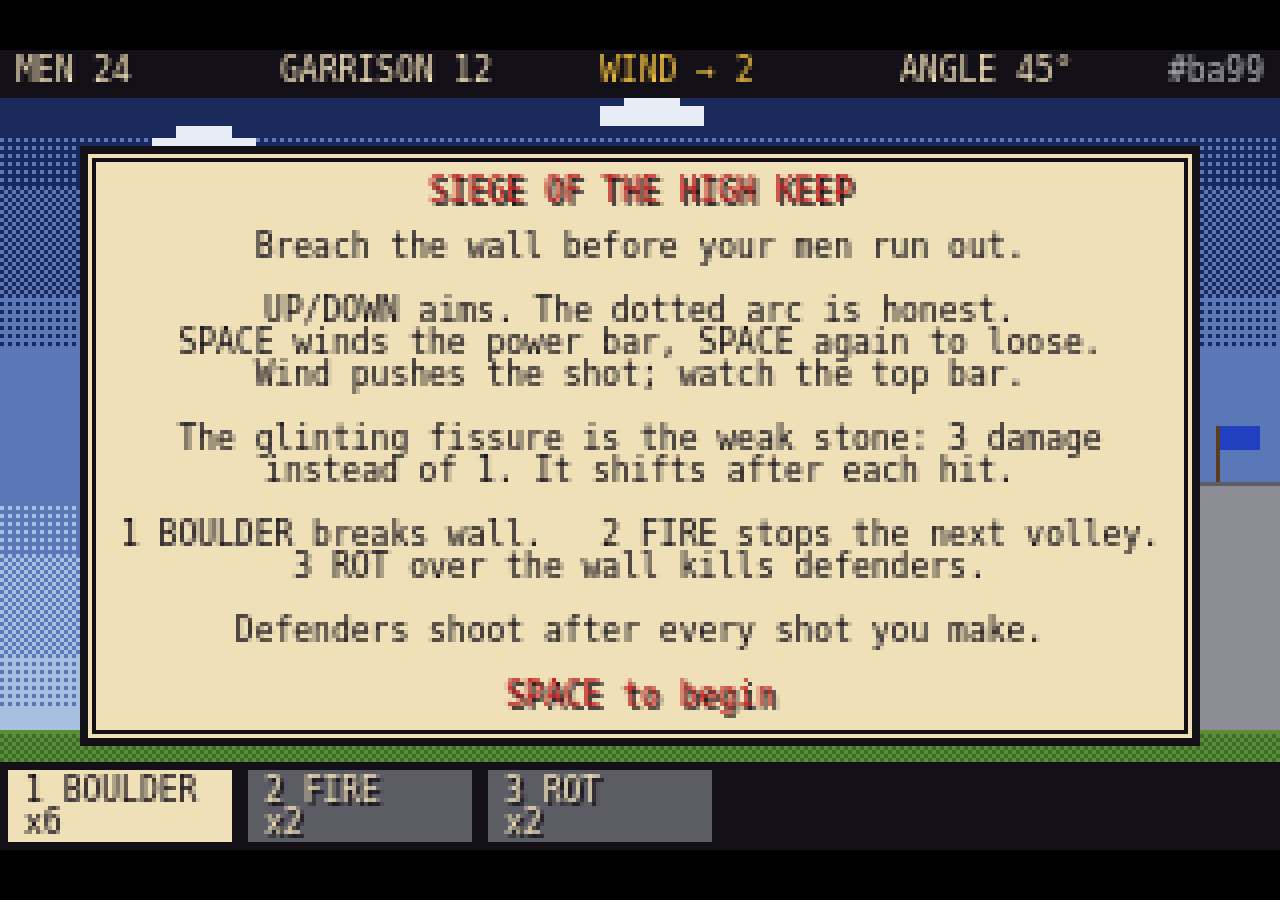
<file: design/ironcrown/prototype/siege.html>
<!DOCTYPE html>
<html lang="en">
<head>
<meta charset="utf-8">
<meta name="viewport" content="width=device-width, initial-scale=1">
<title>Ironcrown — siege prototype</title>
<style>
  html,body{margin:0;height:100%;background:#000;overflow:hidden}
  canvas{display:block;image-rendering:pixelated;image-rendering:crisp-edges;position:absolute;left:50%;top:50%;transform:translate(-50%,-50%)}
</style>
</head>
<body>
<canvas id="c" width="320" height="200"></canvas>
<script>
// Ironcrown siege prototype. Milestone 2 of design/ironcrown/05-roadmap.md.
// Proves: the catapult is fun and readable in plain Canvas at 320x200 with synth audio.
// Everything is placeholder art; the mechanics are what to judge.
'use strict';
const W=320,H=200;
const cv=document.getElementById('c'),ctx=cv.getContext('2d');
const off=document.createElement('canvas');off.width=W;off.height=H;
const g=off.getContext('2d');g.imageSmoothingEnabled=false;

// ---- palette (VGA-flavoured, 24 entries) ----
const P={sky1:'#1a2a5c',sky2:'#5a78b8',sky3:'#a8c0e0',cloud:'#e8ecf4',
  grass1:'#3c6c2c',grass2:'#5c8c34',dirt:'#7c5c34',stone1:'#8c8c94',stone2:'#b4b4bc',stone3:'#5c5c64',
  crack:'#2c2c34',wood:'#8c5c2c',wood2:'#5c3c1c',rope:'#c8b070',rock:'#6c6c74',fire:'#f8a020',fire2:'#f84020',
  rot:'#78a838',ink:'#141018',paper:'#f0e0b8',gold:'#f0c040',red:'#c02020',white:'#ffffff',flag:'#2040c0'};

// ---- seeded rng (campaign will pass a seed; here it is the URL ?seed= or the clock) ----
let seed=(+new URLSearchParams(location.search).get('seed'))||(Date.now()&0xffff);const seed0=seed;
function rnd(){seed=(seed*1103515245+12345)&0x7fffffff;return seed/0x7fffffff;}

// ---- synth audio ----
let AC=null;
function audio(){if(!AC){AC=new (window.AudioContext||window.webkitAudioContext)();}if(AC.state==='suspended')AC.resume();}
function tone(f0,f1,dur,type,vol){if(!AC)return;const o=AC.createOscillator(),gn=AC.createGain();o.type=type;o.frequency.setValueAtTime(f0,AC.currentTime);o.frequency.exponentialRampToValueAtTime(Math.max(20,f1),AC.currentTime+dur);gn.gain.setValueAtTime(vol,AC.currentTime);gn.gain.exponentialRampToValueAtTime(0.001,AC.currentTime+dur);o.connect(gn).connect(AC.destination);o.start();o.stop(AC.currentTime+dur);}
function noise(dur,vol,lp){if(!AC)return;const n=AC.sampleRate*dur,b=AC.createBuffer(1,n,AC.sampleRate),d=b.getChannelData(0);for(let i=0;i<n;i++)d[i]=(rnd()*2-1);const s=AC.createBufferSource();s.buffer=b;const f=AC.createBiquadFilter();f.type='lowpass';f.frequency.value=lp;const gn=AC.createGain();gn.gain.setValueAtTime(vol,AC.currentTime);gn.gain.exponentialRampToValueAtTime(0.001,AC.currentTime+dur);s.connect(f).connect(gn).connect(AC.destination);s.start();}
const sfx={
  tick:()=>tone(900,900,0.03,'square',0.05),
  launch:()=>{tone(120,40,0.25,'sawtooth',0.2);noise(0.3,0.15,1200);},
  crash:()=>{noise(0.5,0.4,600);tone(80,30,0.4,'square',0.2);},
  crack:()=>{noise(0.25,0.3,3000);tone(200,60,0.15,'square',0.15);},
  thud:()=>{noise(0.2,0.2,400);},
  fire:()=>{noise(0.8,0.25,2500);},
  rot:()=>{tone(300,80,0.5,'sine',0.2);},
  arrows:()=>{for(let i=0;i<3;i++)setTimeout(()=>tone(1800,600,0.08,'triangle',0.08),i*70);},
  win:()=>{[523,659,784,1047].forEach((f,i)=>setTimeout(()=>tone(f,f,0.25,'square',0.12),i*140));},
  lose:()=>{[392,330,262,196].forEach((f,i)=>setTimeout(()=>tone(f,f,0.35,'square',0.12),i*200));},
};

// ---- game state ----
const S={};
function reset(){
  S.phase='howto';        // howto | aim | power | flight | impact | volley | result
  S.angle=45;             // degrees
  S.power=0;S.powerDir=1; // 0..1 oscillating
  S.shots={boulder:6,fire:2,rot:2};S.type='boulder';
  S.soldiers=24;S.garrison=12;
  S.wind=Math.round((rnd()*2-1)*3); // -3..3
  S.suppressed=false;
  S.wall=[];const segs=5;for(let i=0;i<segs;i++)S.wall.push({hp:5,x:236+i*12,y:0});
  S.weak=Math.floor(rnd()*segs);
  S.proj=null;S.msg='';S.t=0;S.result=null;S.shake=0;S.parts=[];S.log=[];
}
reset();

// ---- input ----
const keys={};
function press(k){
  audio();
  if(S.phase==='howto'){S.phase='aim';return;}
  if(S.phase==='result'){if(k==='r'){reset();S.phase='aim';}return;}
  if(k==='1')S.type='boulder';if(k==='2'&&S.shots.fire>0)S.type='fire';if(k==='3'&&S.shots.rot>0)S.type='rot';
  if(k===' '||k==='Enter'){
    if(S.phase==='aim'){S.phase='power';S.power=0;S.powerDir=1;}
    else if(S.phase==='power')fireShot();
  }
}
addEventListener('keydown',e=>{if(e.repeat)return;keys[e.key]=true;press(e.key);if([' ','ArrowUp','ArrowDown','ArrowLeft','ArrowRight'].includes(e.key))e.preventDefault();});
addEventListener('keyup',e=>{keys[e.key]=false;});
cv.addEventListener('pointerdown',e=>{
  const r=cv.getBoundingClientRect();const x=(e.clientX-r.left)/r.width*W,y=(e.clientY-r.top)/r.height*H;
  if(S.phase==='aim'&&y>H-22){ // shot buttons
    if(x<60)S.type='boulder';else if(x<120&&S.shots.fire>0)S.type='fire';else if(x<180&&S.shots.rot>0)S.type='rot';
    else press(' ');return;
  }
  press(' ');
});
// pointer drag aims (touch): vertical movement changes angle
let drag=null;
cv.addEventListener('pointermove',e=>{if(e.buttons&&S.phase==='aim'){const r=cv.getBoundingClientRect();const y=(e.clientY-r.top)/r.height*H;if(drag!==null)S.angle=clamp(S.angle+(drag-y)*0.5,20,75);drag=y;}else drag=null;});

function clamp(v,a,b){return v<a?a:v>b?b:v;}

// ---- mechanics ----
function fireShot(){
  const t=S.type;S.shots[t]--;
  S.phase='flight';
  const a=S.angle*Math.PI/180,sp=3.2+S.power*4.2;
  S.proj={x:52,y:H-38,vx:Math.cos(a)*sp,vy:-Math.sin(a)*sp,type:t,trail:[]};
  sfx.launch();
  S.log.push(t+' at '+Math.round(S.angle)+'° power '+Math.round(S.power*100)+'%');
}
function wallTop(){return H-30-36;}
function impact(hitSeg,inside){
  const p=S.proj;S.phase='impact';S.timer=0;
  if(p.type==='boulder'){
    if(hitSeg!=null){const dmg=hitSeg===S.weak?3:1;S.wall[hitSeg].hp-=dmg;S.shake=6;sfx.crash();
      S.msg=hitSeg===S.weak?'The weak section gives! -3':'Stone chips. -1';
      burst(p.x,p.y,P.stone2,10);
      if(S.wall[hitSeg].hp<=0){S.msg='BREACH!';S.result='win';}
      else if(hitSeg===S.weak){S.weak=S.weak===0?1:S.weak===S.wall.length-1?S.weak-1:S.weak+(rnd()<0.5?-1:1);}
    }else if(inside){S.msg='Over the wall. The garrison scatters. -1 defender';S.garrison=Math.max(0,S.garrison-1);sfx.thud();burst(p.x,p.y,P.dirt,6);}
    else{S.msg='Short. The boulder rolls to a stop.';sfx.thud();burst(p.x,p.y,P.dirt,6);}
  }else if(p.type==='fire'){
    sfx.fire();burst(p.x,p.y,P.fire,14);
    if(hitSeg!=null||inside){S.suppressed=true;S.msg='Fire on the wall. No arrows next round.';if(inside)S.garrison=Math.max(0,S.garrison-1);}
    else S.msg='The fire pot smashes on the field.';
  }else{ // rot
    sfx.rot();burst(p.x,p.y,P.rot,12);
    if(inside){S.garrison=Math.max(0,S.garrison-3);S.msg='Rot in the courtyard. -3 defenders';}
    else if(hitSeg!=null){S.garrison=Math.max(0,S.garrison-1);S.msg='Rot splashes the wall. -1 defender';}
    else S.msg='Wasted. The rot never reaches them.';
  }
  S.proj=null;
}
function volley(){
  // defenders shoot back after each shot unless suppressed
  S.phase='volley';S.timer=0;
  if(S.suppressed){S.suppressed=false;S.vmsg='The defenders hide from the flames.';return;}
  if(S.garrison<=0){S.vmsg='No one is left to shoot.';return;}
  const lost=clamp(1+(S.garrison>=9?1:0)+(rnd()<0.3?1:0),1,3);
  S.soldiers=Math.max(0,S.soldiers-lost);S.vmsg='Arrows from the wall. -'+lost+' soldiers';sfx.arrows();
  burst(90+rnd()*40,H-34,P.red,4);
}
function endCheck(){
  if(S.result==='win'){S.phase='result';sfx.win();return true;}
  if(S.soldiers<=0){S.result='lose';S.msg='Your men break and run.';S.phase='result';sfx.lose();return true;}
  const left=S.shots.boulder+S.shots.fire+S.shots.rot;
  if(left<=0){S.result='lose';S.msg='Out of ammunition. The siege is lifted.';S.phase='result';sfx.lose();return true;}
  return false;
}
function burst(x,y,c,n){for(let i=0;i<n;i++)S.parts.push({x,y,vx:(rnd()-0.5)*3,vy:-rnd()*3,c,l:20+rnd()*20});}

// ---- update ----
function update(){
  if(S.phase==='aim'){
    if(keys.ArrowUp||keys.w)S.angle=clamp(S.angle+0.6,20,75);
    if(keys.ArrowDown||keys.s)S.angle=clamp(S.angle-0.6,20,75);
  }
  if(S.phase==='power'){
    S.power+=0.022*S.powerDir;if(S.power>=1){S.power=1;S.powerDir=-1;}if(S.power<=0){S.power=0;S.powerDir=1;}
    if(Math.round(S.power*100)%10===0)sfx.tick();
  }
  if(S.phase==='flight'){
    const p=S.proj;
    p.trail.push({x:p.x,y:p.y});if(p.trail.length>40)p.trail.shift();
    p.vy+=0.11;p.vx+=S.wind*0.004;p.x+=p.vx;p.y+=p.vy;
    // wall collision
    const top=wallTop();
    let hit=null;
    S.wall.forEach((s,i)=>{if(s.hp>0&&p.x>=s.x&&p.x<s.x+12&&p.y>=top&&p.y<=H-30)hit=i;});
    if(hit!=null){impact(hit,false);return;}
    if(p.y>=H-30){impact(null,p.x>=S.wall[S.wall.length-1].x+12);return;}
    if(p.x>W+10)impact(null,true);
  }
  if(S.phase==='impact'){S.timer++;if(S.timer>70){if(!endCheck())volley();}}
  if(S.phase==='volley'){S.timer++;if(S.timer>70){if(!endCheck())S.phase='aim';S.wind=Math.round((rnd()*2-1)*3);}}
  S.parts.forEach(q=>{q.vy+=0.1;q.x+=q.vx;q.y+=q.vy;q.l--;});S.parts=S.parts.filter(q=>q.l>0&&q.y<H-28);
  if(S.shake>0)S.shake--;
}

// ---- drawing helpers ----
function rect(x,y,w,h,c){g.fillStyle=c;g.fillRect(x|0,y|0,w|0,h|0);}
function dither(x,y,w,h,c1,c2,level){ // ordered 2x2 dither blend, level 0..4
  rect(x,y,w,h,c1);g.fillStyle=c2;const m=[[0,2],[3,1]];
  for(let yy=y;yy<y+h;yy++)for(let xx=x;xx<x+w;xx++)if(m[yy&1][xx&1]<level)g.fillRect(xx,yy,1,1);
}
function text(s,x,y,c,align){g.font='8px monospace';g.textBaseline='top';g.textAlign=align||'left';if(c!==P.ink){g.fillStyle=P.ink;g.fillText(s,x+1,y+1);}g.fillStyle=c||P.paper;g.fillText(s,x,y);}
function box(x,y,w,h){rect(x,y,w,h,P.ink);rect(x+2,y+2,w-4,h-4,P.paper);rect(x+3,y+3,w-6,h-6,P.ink);rect(x+4,y+4,w-8,h-8,P.paper);}

function draw(){
  const sx=S.shake?Math.round((rnd()-0.5)*S.shake):0,sy=S.shake?Math.round((rnd()-0.5)*S.shake):0;
  g.save();g.translate(sx,sy);
  // sky in dithered bands
  const bands=[[P.sky1,P.sky2],[P.sky2,P.sky3]];
  rect(0,0,W,H,P.sky3);for(let i=0;i<14;i++){const b=i<7?bands[0]:bands[1];dither(-4,i*13-4,W+8,14,b[0],b[1],Math.floor((i%7)*4/6));}
  // clouds
  [[40,22],[150,14],[250,30]].forEach(([x,y],i)=>{const o=((S.t*0.1)+i*40)%400-40;rect(x+o*0.05,y,26,5,P.cloud);rect(x+o*0.05+6,y-3,14,3,P.cloud);});
  // ground
  dither(-4,H-30,W+8,34,P.grass1,P.grass2,2);rect(-4,H-30,W+8,1,P.grass2);
  // castle
  const top=wallTop();
  S.wall.forEach((s,i)=>{
    if(s.hp<=0){rect(s.x,H-36,12,6,P.stone3);for(let k=0;k<4;k++)rect(s.x+k*3,H-38-(k%2)*2,2,3,P.stone1);return;}
    dither(s.x,top,12,H-30-top,P.stone1,P.stone2,2);
    rect(s.x,top,12,1,P.stone3);for(let yy=top+4;yy<H-30;yy+=6)rect(s.x,yy,12,1,P.stone3);
    if(i%2===0){rect(s.x,top-4,3,4,P.stone1);rect(s.x+6,top-4,3,4,P.stone1);}
    // damage cracks
    for(let d=0;d<5-s.hp;d++){rect(s.x+1+d*2,top+6+(d%3)*9,1,8,P.crack);}
    // weak section tell: a visible fissure that glints
    if(i===S.weak){rect(s.x+5,top+6,1,H-30-top-10,P.crack);rect(s.x+6,top+12,1,6,P.crack);if((S.t>>3)&1)rect(s.x+4,top+9,1,2,P.white);}
  });
  // keep and flag behind wall
  rect(300,top-26,20,H-30-top+26,P.stone1);rect(300,top-26,20,1,P.stone3);rect(304,top-40,1,14,P.wood2);rect(305,top-40,10,6,P.flag);
  // defenders on wall
  if(S.garrison>0)for(let i=0;i<Math.min(5,Math.ceil(S.garrison/3));i++){const x=240+i*12;rect(x,top-6,3,6,S.suppressed?P.fire2:P.red);rect(x,top-8,3,2,P.paper);}
  // fire glow when suppressed
  if(S.suppressed)for(let i=0;i<6;i++)rect(236+rnd()*60,top-3-rnd()*6,2,2,(i&1)?P.fire:P.fire2);
  // your army
  for(let i=0;i<Math.ceil(S.soldiers/2);i++){const x=70+(i%8)*7,y=H-36+Math.floor(i/8)*3;rect(x,y-6,3,6,P.flag);rect(x,y-8,3,2,P.paper);}
  // catapult
  rect(36,H-36,24,4,P.wood);rect(40,H-40,2,4,P.wood2);rect(54,H-40,2,4,P.wood2);
  const a=S.angle*Math.PI/180,armL=18,ax=48,ay=H-38;
  const armA=S.phase==='power'||S.phase==='aim'?a+0.6:a-0.4;
  for(let i=0;i<armL;i++)rect(ax+Math.cos(armA)*i,ay-Math.sin(armA)*i,2,2,P.wood2);
  rect(ax+Math.cos(armA)*armL-1,ay-Math.sin(armA)*armL-1,4,3,P.rope);
  // aim arc (honest preview using the current power, or mid power while aiming)
  if(S.phase==='aim'||S.phase==='power'){
    const sp=3.2+(S.phase==='power'?S.power:0.5)*4.2;let x=52,y=H-38,vx=Math.cos(a)*sp,vy=-Math.sin(a)*sp;
    for(let i=0;i<90;i++){vy+=0.11;vx+=S.wind*0.004;x+=vx;y+=vy;if(y>H-30||x>W)break;if(i%3===0)rect(x,y,1,1,S.phase==='power'?P.gold:P.paper);}
  }
  // projectile
  if(S.proj){const p=S.proj;p.trail.forEach((t,i)=>{if(i%2)rect(t.x,t.y,1,1,P.stone3);});
    const c=p.type==='boulder'?P.rock:p.type==='fire'?P.fire:P.rot;rect(p.x-2,p.y-2,4,4,c);if(p.type==='fire')rect(p.x-1,p.y-4,2,2,P.fire2);}
  S.parts.forEach(q=>rect(q.x,q.y,1,1,q.c));
  g.restore();

  // HUD
  rect(0,0,W,12,P.ink);
  text('MEN '+S.soldiers,4,2,P.paper);text('GARRISON '+S.garrison,70,2,P.paper);
  text('WIND '+(S.wind===0?'calm':(S.wind>0?'→ ':'← ')+Math.abs(S.wind)),150,2,P.gold);
  text('ANGLE '+Math.round(S.angle)+'°',225,2,P.paper);
  const seedTxt='#'+seed0.toString(16);text(seedTxt,W-4,2,P.stone2,'right');
  // shot hand
  rect(0,H-22,W,22,P.ink);
  const hand=[['1 BOULDER',S.shots.boulder,'boulder'],['2 FIRE',S.shots.fire,'fire'],['3 ROT',S.shots.rot,'rot']];
  hand.forEach(([n,c,k],i)=>{const sel=S.type===k;rect(2+i*60,H-20,56,18,sel?P.paper:P.stone3);text(n,6+i*60,H-18,sel?P.ink:P.paper);text('x'+c,6+i*60,H-10,sel?P.ink:(c?P.paper:P.red));});
  if(S.phase==='aim')text('SPACE: wind up',186,H-14,P.gold);
  if(S.phase==='power'){text('SPACE: release',186,H-18,P.gold);rect(186,H-8,100,5,P.stone3);rect(186,H-8,100*S.power,5,S.power>0.8?P.red:P.gold);}
  if(S.phase==='impact')text(S.msg,W/2,H-16,P.gold,'center');
  if(S.phase==='volley')text(S.vmsg,W/2,H-16,P.red,'center');

  if(S.phase==='howto'){
    box(20,24,280,150);
    text('SIEGE OF THE HIGH KEEP',W/2,32,P.red,'center');
    const lines=['Breach the wall before your men run out.',
      '','UP/DOWN aims. The dotted arc is honest.','SPACE winds the power bar, SPACE again to loose.','Wind pushes the shot; watch the top bar.',
      '','The glinting fissure is the weak stone: 3 damage','instead of 1. It shifts after each hit.',
      '','1 BOULDER breaks wall.   2 FIRE stops the next volley.','3 ROT over the wall kills defenders.',
      '','Defenders shoot after every shot you make.','','SPACE to begin'];
    lines.forEach((l,i)=>text(l,W/2,46+i*8,i===lines.length-1?P.red:P.ink,'center'));
  }
  if(S.phase==='result'){
    box(40,50,240,100);
    const win=S.result==='win';
    text(win?'THE WALL IS BREACHED':'THE SIEGE FAILS',W/2,58,P.red,'center');
    text(S.msg,W/2,72,P.ink,'center');
    const shotsUsed=10-(S.shots.boulder+S.shots.fire+S.shots.rot);
    text('Shots: '+shotsUsed+'   Men left: '+S.soldiers+'   Garrison: '+S.garrison,W/2,88,P.ink,'center');
    if(win)text('Assault odds: '+S.soldiers+' vs '+S.garrison+(S.soldiers>S.garrison*1.5?'  (favourable)':S.soldiers>S.garrison?'  (close)':'  (grim)'),W/2,100,P.ink,'center');
    text('Seed '+seedTxt+'. R to try again.',W/2,122,P.ink,'center');
    text('Same seed = same wall and wind.',W/2,132,P.stone3,'center');
  }
  S.t++;
  // scale to window, integer factor, letterboxed
  const k=Math.max(1,Math.floor(Math.min(innerWidth/W,innerHeight/H)));
  if(cv.width!==W*k){cv.width=W*k;cv.height=H*k;}
  ctx.imageSmoothingEnabled=false;ctx.drawImage(off,0,0,W*k,H*k);
}
let last=0;function frame(ts){if(ts-last>=1000/60){last=ts;update();draw();}requestAnimationFrame(frame);}
requestAnimationFrame(frame);
</script>
</body>
</html>
</file>
<file: css/style.css>
/* 640K Games — site stylesheet.
   Plain CSS, no build step. Colours come from the brand (Logo/README.md).
   Look: mid-90s VGA / DOS boot screen. Dark ground, amber accents, mono type. */

:root {
  --amber: #ffc83c;
  --white: #e8e8f0;
  --grey:  #a8a8a8;
  --ink:   #0c0e1a;
  --black: #000000;
  --panel: #14172a;      /* one step lighter than ink, for boxes */
  --line:  #3a3f5c;      /* box borders */
  --cyan:  #5ce0e8;      /* VGA cyan, used sparingly for "in development" */
  --mono: ui-monospace, "Cascadia Mono", Consolas, "Liberation Mono", "DejaVu Sans Mono", Menlo, monospace;
  --measure: 72ch;
}

* { box-sizing: border-box; }

html { background: var(--ink); color-scheme: dark; }

body {
  margin: 0;
  background: var(--ink);
  color: var(--white);
  font-family: var(--mono);
  font-size: 16px;
  line-height: 1.6;
  -webkit-font-smoothing: antialiased;
}

/* Faint CRT scanlines over everything. Pure CSS, no image. */
body::after {
  content: "";
  position: fixed; inset: 0;
  pointer-events: none;
  background: repeating-linear-gradient(
    to bottom, rgba(0,0,0,0) 0 2px, rgba(0,0,0,.18) 2px 3px);
  z-index: 100;
}

img { max-width: 100%; height: auto; display: block; }
.pixel { image-rendering: pixelated; image-rendering: crisp-edges; }

a { color: var(--amber); text-decoration: none; }
a:hover, a:focus-visible { text-decoration: underline; outline: none; }
a:focus-visible { outline: 2px solid var(--amber); outline-offset: 2px; }

/* ---- Header: a black terminal strip, matching the logo's own ground ---- */
.site-header {
  background: var(--black);
  border-bottom: 4px double var(--line);
}
.site-header .inner {
  max-width: 1080px; margin: 0 auto; padding: 12px 20px;
  display: flex; align-items: center; justify-content: space-between;
  gap: 24px; flex-wrap: wrap;
}
.site-header .logo img { width: 291px; height: 45px; }   /* exactly half of 582×90 */
@media (max-width: 420px) { .site-header .logo img { width: 194px; height: 30px; } }

.site-nav { display: flex; gap: 6px; flex-wrap: wrap; }
.site-nav a {
  color: var(--grey); text-transform: uppercase; letter-spacing: .08em;
  font-size: 14px; padding: 6px 10px; border: 1px solid transparent;
}
.site-nav a:hover, .site-nav a:focus-visible { color: var(--amber); text-decoration: none; }
.site-nav a[aria-current="page"] {
  color: var(--ink); background: var(--amber); border-color: var(--amber);
}

/* ---- Layout ---- */
main { max-width: 1080px; margin: 0 auto; padding: 32px 20px 64px; }
.prose { max-width: var(--measure); }

h1, h2, h3 {
  color: var(--amber); font-weight: 700; text-transform: uppercase;
  letter-spacing: .06em; line-height: 1.2; margin: 0 0 .6em;
}
h1 { font-size: clamp(26px, 4vw, 40px); overflow-wrap: anywhere; }
h2 { font-size: clamp(20px, 3vw, 26px); margin-top: 2em; }
h3 { font-size: 17px; color: var(--white); margin-top: 1.6em; }
h1::before, h2::before { content: "> "; color: var(--grey); }

p { margin: 0 0 1em; }
.muted { color: var(--grey); }
.small { font-size: 14px; }
hr { border: 0; border-top: 1px dashed var(--line); margin: 2.5em 0; }

/* ---- Boxes: double-ruled like a DOS text-mode dialog ---- */
.box {
  background: var(--panel);
  border: 4px double var(--line);
  padding: 20px 24px;
  margin: 1.5em 0;
}
.box h2, .box h3 { margin-top: 0; }

/* Status badge, e.g. IN DEVELOPMENT */
.badge {
  display: inline-block; font-size: 12px; letter-spacing: .12em; text-transform: uppercase;
  padding: 2px 8px; border: 1px solid currentColor; color: var(--cyan);
}
.badge.amber { color: var(--amber); }

/* Buttons: solid amber block, ink text. Uses ▶ as a text glyph, no icon files. */
.btn {
  display: inline-block; background: var(--amber); color: var(--ink);
  padding: 10px 18px; font-weight: 700; text-transform: uppercase; letter-spacing: .08em;
  border: 2px solid var(--amber); margin: 4px 8px 4px 0;
}
.btn:hover, .btn:focus-visible { background: var(--white); border-color: var(--white); text-decoration: none; }
.btn.ghost { background: transparent; color: var(--amber); }
.btn.ghost:hover, .btn.ghost:focus-visible { background: var(--amber); color: var(--ink); }
.btn[aria-disabled="true"] { opacity: .45; cursor: default; pointer-events: none; }

/* ---- Home hero ---- */
.hero { display: grid; grid-template-columns: minmax(0,1fr) minmax(0,1fr); gap: 32px; align-items: center; }
@media (max-width: 760px) { .hero { grid-template-columns: minmax(0,1fr); } }
.hero figure { margin: 0; border: 4px double var(--line); background: var(--black); }
.hero figure img { width: 100%; aspect-ratio: 16 / 9; object-fit: cover; }
.tagline { font-size: 18px; color: var(--grey); margin-bottom: 1.5em; }

/* Game cards on home / games list */
.games { display: grid; grid-template-columns: repeat(auto-fill, minmax(min(280px, 100%), 1fr)); gap: 20px; }
.card { background: var(--panel); border: 4px double var(--line); padding: 0; }
.card img { width: 100%; aspect-ratio: 16 / 9; object-fit: cover; border-bottom: 1px solid var(--line); }
.card .body { padding: 16px 20px 20px; }
.card h3 { margin: 0 0 6px; color: var(--amber); }

/* Definition-style spec table (game page "readme") */
.spec { display: grid; grid-template-columns: max-content 1fr; gap: 4px 20px; margin: 0 0 1.5em; }
.spec dt { color: var(--grey); text-transform: uppercase; font-size: 13px; letter-spacing: .08em; }
.spec dd { margin: 0; }

/* Credits list */
.credits { list-style: none; padding: 0; margin: 0; }
.credits li { padding: 12px 0; border-bottom: 1px dashed var(--line); }
.credits li:last-child { border-bottom: 0; }
.credits .what { color: var(--amber); }
.credits .lic { color: var(--grey); font-size: 14px; }

/* ---- Footer ---- */
.site-footer {
  border-top: 4px double var(--line); background: var(--black);
  color: var(--grey); font-size: 14px;
}
.site-footer .inner {
  max-width: 1080px; margin: 0 auto; padding: 20px;
  display: flex; justify-content: space-between; gap: 16px; flex-wrap: wrap;
}
.site-footer a { color: var(--grey); }
.site-footer a:hover { color: var(--amber); }

/* Blinking block cursor for inline prompt text */
.cursor::after {
  content: "\2588"; color: var(--white); margin-left: 2px;
  animation: blink 1s steps(1) infinite;
}
@keyframes blink { 50% { opacity: 0; } }
@media (prefers-reduced-motion: reduce) { .cursor::after { animation: none; } }

/* Screenshot gallery on game pages */
.gallery { display: grid; grid-template-columns: repeat(auto-fill, minmax(min(400px, 100%), 1fr)); gap: 20px; margin: 0 0 2em; }
.gallery figure { margin: 0; border: 4px double var(--line); background: var(--black); }
.gallery img { width: 100%; aspect-ratio: 16 / 9; object-fit: cover; }
.gallery figcaption { font-size: 13px; color: var(--grey); padding: 8px 12px; border-top: 1px solid var(--line); }

/* Compact credits: small, quiet, one line per source */
.credits.compact { font-size: 13px; color: var(--grey); max-width: 70ch; }
.credits.compact li { padding: 5px 0; border-bottom: 0; }
.credits.compact .what { color: var(--white); }
.credits.compact .lic { font-size: 12px; }
</file>
